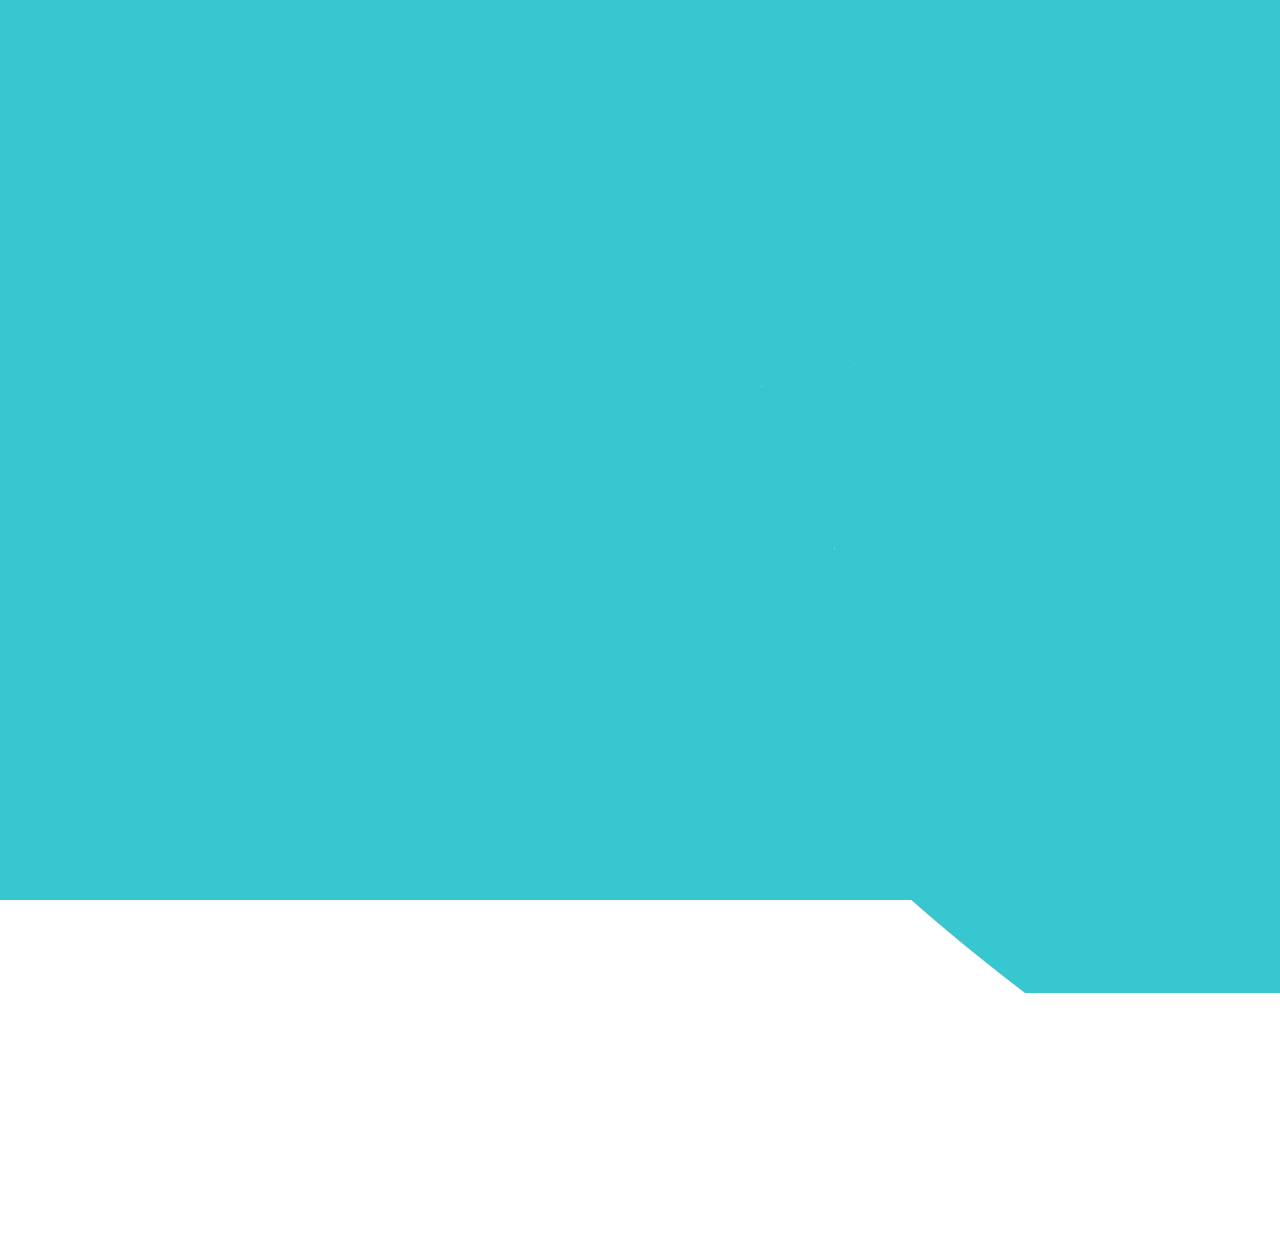
<file: index.html>
<!DOCTYPE html>
<html lang="zh-Hant">
  <head>
    <meta charset="UTF-8" />
    <meta name="viewport" content="width=device-width, initial-scale=1.0" />
    <meta name="robots" content="index, follow" />
    <meta name="description" content="這是Teresa Chen的個人網站" />
    <base target="_self" />
    <title>首頁 | Teresa 網頁後端工程師</title>
    <meta name="author" content="Teresa Chen" />
    <link rel="preconnect" href="https://fonts.gstatic.com" />
    <link
      href="https://fonts.googleapis.com/css2?family=Noto+Sans+TC&display=swap"
      rel="stylesheet"
    />
    <link rel="stylesheet" href="./styles/style.css" />
    <link rel="stylesheet" href="./styles/animation.css" />
  </head>
  <body>
    <!-- animation -->
    <div class="animation">
      <div class="logo">
        <svg
          width="77"
          height="97"
          viewBox="0 0 77 97"
          fill="none"
          xmlns="http://www.w3.org/2000/svg"
        >
          <path
            d="M72.9238 15.7764H74.9238V13.7764V4.13281V2.13281H72.9238H4.19824H2.19824V4.13281V13.7764V15.7764H4.19824H30.7017V93V95H32.7017H44.3594H46.3594V93V15.7764H72.9238Z"
            stroke="white"
            stroke-width="2"
            id="first"
            class="thePaths"
          />
        </svg>
        <svg
          width="65"
          height="78"
          viewBox="0 0 65 78"
          fill="none"
          xmlns="http://www.w3.org/2000/svg"
        >
          <path
            d="M11.0083 65.8105L11.0131 65.8155C17.0464 72.1111 24.8727 75.2207 34.3076 75.2207C45.9789 75.2207 54.9453 70.6851 60.8863 61.5552L61.8884 60.0153L60.4388 58.8864L53.5418 53.5153L51.9579 52.2818L50.7304 53.8704C48.802 56.3659 46.5706 58.348 44.0358 59.8391C41.6424 61.247 38.6347 62.0044 34.918 62.0044C29.8429 62.0044 25.7488 60.2309 22.4822 56.678C19.6154 53.4854 17.9016 49.3725 17.4407 44.2148H60.0645H62.0645V42.2148V37.5151C62.0645 26.7023 59.6242 18.0782 54.4534 11.9352C49.2494 5.75261 41.9736 2.73926 32.9038 2.73926C27.2589 2.73926 22.0003 4.32123 17.169 7.45457C12.3634 10.5569 8.62927 14.8738 5.96006 20.3413L5.96005 20.3413L5.95719 20.3473C3.32514 25.7839 2.03418 31.9282 2.03418 38.7358V40.811C2.03418 51.0577 4.96788 59.4636 11.0083 65.8105ZM22.8877 20.39L22.8877 20.39L22.8961 20.381C25.6093 17.4536 28.9022 16.0166 32.9038 16.0166C37.124 16.0166 40.2881 17.4091 42.6267 20.0916L42.6267 20.0916L42.6352 20.1012C44.8244 22.5802 46.2321 26.1279 46.682 30.9375H18.0223C18.8802 26.3643 20.5389 22.8933 22.8877 20.39Z"
            stroke="white"
            stroke-width="2"
            id="second"
            class="thePaths"
          />
        </svg>
        <svg
          width="41"
          height="76"
          viewBox="0 0 41 76"
          fill="none"
          xmlns="http://www.w3.org/2000/svg"
        >
          <path
            d="M36.4583 18.0646L38.7871 18.4527V16.0918V5.59375V4.35768L37.6815 3.8049C36.1313 3.02978 34.0954 2.73926 31.7822 2.73926C26.245 2.73926 21.5925 4.5478 17.9038 8.09329L17.8515 5.91197L17.8046 3.95996H15.8521H4.86572H2.86572V5.95996V72V74H4.86572H16.1572H18.1572V72V25.5382C19.334 22.8933 20.9513 20.9923 22.9729 19.7237C25.0964 18.3911 27.8132 17.6646 31.2329 17.6646C33.1326 17.6646 34.8728 17.8003 36.4583 18.0646Z"
            stroke="white"
            stroke-width="2"
            id="third"
            class="thePaths"
          />
        </svg>
        <svg
          width="65"
          height="78"
          viewBox="0 0 65 78"
          fill="none"
          xmlns="http://www.w3.org/2000/svg"
        >
          <path
            d="M11.0083 65.8105L11.0131 65.8155C17.0464 72.1111 24.8727 75.2207 34.3076 75.2207C45.9789 75.2207 54.9453 70.6851 60.8863 61.5552L61.8884 60.0153L60.4388 58.8864L53.5418 53.5153L51.9579 52.2818L50.7304 53.8704C48.802 56.3659 46.5706 58.348 44.0358 59.8391C41.6424 61.247 38.6347 62.0044 34.918 62.0044C29.8429 62.0044 25.7488 60.2309 22.4822 56.678C19.6154 53.4854 17.9016 49.3725 17.4407 44.2148H60.0645H62.0645V42.2148V37.5151C62.0645 26.7023 59.6242 18.0782 54.4534 11.9352C49.2494 5.75261 41.9736 2.73926 32.9038 2.73926C27.2589 2.73926 22.0003 4.32123 17.169 7.45457C12.3634 10.5569 8.62927 14.8738 5.96006 20.3413L5.96005 20.3413L5.95719 20.3473C3.32514 25.7839 2.03418 31.9282 2.03418 38.7358V40.811C2.03418 51.0577 4.96788 59.4636 11.0083 65.8105ZM22.8877 20.39L22.8877 20.39L22.8961 20.381C25.6093 17.4536 28.9022 16.0166 32.9038 16.0166C37.124 16.0166 40.2881 17.4091 42.6267 20.0916L42.6267 20.0916L42.6352 20.1012C44.8244 22.5802 46.2321 26.1279 46.682 30.9375H18.0223C18.8802 26.3643 20.5389 22.8933 22.8877 20.39Z"
            stroke="white"
            stroke-width="2"
            id="fourth"
            class="thePaths"
          />
        </svg>
        <svg
          width="61"
          height="78"
          viewBox="0 0 61 78"
          fill="none"
          xmlns="http://www.w3.org/2000/svg"
        >
          <path
            d="M40.5915 49.0028L40.6075 49.0148L40.6236 49.0264C42.3801 50.2899 43.2705 52.0233 43.2705 54.4829C43.2705 56.6397 42.3572 58.3632 40.252 59.7787C38.1217 61.1979 35.1338 62.0044 31.1104 62.0044C26.7922 62.0044 23.5212 60.9863 21.114 59.1346C18.7884 57.2757 17.5348 54.8117 17.3604 51.5679L17.2586 49.6753H15.3633H4.07178H2.07178V51.6753C2.07178 55.9979 3.34036 60.0265 5.83182 63.7192L5.83959 63.7307L5.84753 63.7421C8.39098 67.4011 11.8773 70.2248 16.2365 72.2301C20.6108 74.2423 25.5838 75.2207 31.1104 75.2207C38.9504 75.2207 45.5304 73.3743 50.682 69.5107L50.6907 69.504C55.9068 65.547 58.562 60.2182 58.562 53.6895C58.562 49.8251 57.6263 46.4198 55.6479 43.586C53.7363 40.7492 50.8505 38.4353 47.1415 36.5808C43.4449 34.7325 38.6965 33.1827 32.9502 31.9011C27.3513 30.6433 23.7716 29.3797 21.9364 28.2024C20.3958 27.2141 19.6216 25.8185 19.6216 23.7212C19.6216 21.4622 20.4858 19.7033 22.3227 18.2853C24.1753 16.8552 26.9024 16.0166 30.7441 16.0166C34.3351 16.0166 37.1443 17.0135 39.3283 18.8904L39.3341 18.8954L39.34 18.9003C41.5964 20.8096 42.5991 22.9402 42.5991 25.3691V27.3691H44.5991H55.9517H57.9517V25.3691C57.9517 18.7465 55.3426 13.2402 50.2099 8.99855C45.1323 4.76864 38.5816 2.73926 30.7441 2.73926C23.2594 2.73926 16.926 4.71424 11.9033 8.80352L11.9033 8.80351L11.8965 8.80904C6.92404 12.8936 4.33008 18.0185 4.33008 24.0874C4.33008 27.6809 5.21111 30.8904 7.05076 33.6262L7.05734 33.636L7.06402 33.6457C8.92836 36.349 11.7016 38.579 15.245 40.3939L15.2537 40.3983C18.8432 42.2147 23.5638 43.7243 29.3485 44.9639L29.3514 44.9645C35.043 46.1755 38.6827 47.5712 40.5915 49.0028Z"
            stroke="white"
            troke-width="2"
            id="fifth"
            class="thePaths"
          />
        </svg>
        <svg
          width="64"
          height="78"
          viewBox="0 0 64 78"
          fill="none"
          xmlns="http://www.w3.org/2000/svg"
          style="margin-right: 2rem"
        >
          <path
            d="M45.531 72.8944L46.0838 74H47.3198H59.1606H61.1606V72V71.0234V70.6101L60.9968 70.2306C59.6018 67.0001 58.8413 62.4835 58.8413 56.5581V26.1626V26.1382L58.8407 26.1138C58.6668 18.9839 56.2506 13.1901 51.4503 8.97656C46.6678 4.73763 40.1806 2.73926 32.2441 2.73926C27.1881 2.73926 22.4934 3.68335 18.1872 5.59718L18.1872 5.59717L18.1803 5.60027C13.9271 7.50989 10.4741 10.1472 7.88812 13.5357L7.8857 13.5389C5.34672 16.8796 3.99902 20.4688 3.99902 24.2705V26.2705H5.99902H17.3516H19.3516V24.2705C19.3516 22.1296 20.3151 20.2209 22.6371 18.4881C24.9575 16.7565 27.8936 15.8335 31.5728 15.8335C35.8448 15.8335 38.734 16.9262 40.5956 18.7877L40.6017 18.7939L40.6079 18.8C42.5127 20.6719 43.5498 23.2512 43.5498 26.7729V29.9609H34.5635C24.8463 29.9609 17.0078 31.9165 11.2919 36.0811C5.52651 40.2706 2.65625 46.2242 2.65625 53.6895C2.65625 59.9044 4.96652 65.1304 9.55039 69.2199L9.55809 69.2268L9.56586 69.2336C14.1819 73.267 20.0266 75.2207 26.9341 75.2207C33.5053 75.2207 39.3261 73.1435 44.3384 69.0494C44.6609 70.634 45.0507 71.9338 45.531 72.8944ZM37.6534 58.9151C34.7723 60.5772 31.7586 61.394 28.582 61.394C25.2538 61.394 22.7092 60.5067 20.7785 58.8755C18.9367 57.3195 17.9478 55.1496 17.9478 52.1025C17.9478 48.7551 19.3081 46.3801 22.146 44.7191C25.1493 42.9613 29.912 41.9565 36.6997 41.9565H43.5498V53.0291C42.3093 55.3791 40.374 57.3455 37.6534 58.9151Z"
            stroke="white"
            stroke-width="2"
            id="sixth"
            class="thePaths"
          />
        </svg>
        <svg
          width="78"
          height="101"
          viewBox="0 0 78 101"
          fill="none"
          xmlns="http://www.w3.org/2000/svg"
        >
          <path
            d="M74.9596 67.0339L75.2205 64.8018H72.9731H61.1934H59.4804L59.2171 66.4943C58.1092 73.6167 55.9082 78.1994 52.9427 80.7176C49.9745 83.2318 45.5215 84.6382 39.2817 84.6382C32.6588 84.6382 27.6448 82.0815 24.008 76.9385C20.2941 71.6866 18.3325 64.4669 18.3325 55.083V46.4771C18.3325 36.5086 20.4018 29.1305 24.2662 24.0749C28.1296 19.073 33.4029 16.5557 40.3193 16.5557C46.0797 16.5557 50.2699 18.0476 53.1709 20.7738L53.1709 20.7739L53.1796 20.782C56.1246 23.5166 58.2285 28.1248 59.2137 34.9817L59.4602 36.6973H61.1934H72.9731H75.1841L74.9631 34.4974C73.9892 24.8004 70.509 17.0249 64.3822 11.3782C58.2402 5.67648 50.1485 2.91211 40.3193 2.91211C32.871 2.91211 26.2305 4.68243 20.4662 8.27849C14.698 11.8361 10.2594 16.945 7.14003 23.5256L7.14 23.5256L7.1355 23.5353C4.0601 30.1132 2.55273 37.6751 2.55273 46.1719V54.7168C2.55273 67.6641 5.79425 78.2337 12.4801 86.2136L12.4842 86.2185C19.2396 94.2297 28.2387 98.2207 39.2817 98.2207C49.3233 98.2207 57.5839 95.5765 63.8524 90.0971L63.8531 90.0965C70.1624 84.5758 73.8164 76.8145 74.9596 67.0339Z"
            stroke="white"
            stroke-width="2"
            id="seventh"
            class="thePaths"
          />
        </svg>
        <svg
          width="61"
          height="102"
          viewBox="0 0 61 102"
          fill="none"
          xmlns="http://www.w3.org/2000/svg"
        >
          <path
            d="M58.562 54.3599V54.3521L58.562 54.3444C58.4989 46.2166 56.6529 39.7529 52.6819 35.3114C48.6707 30.8249 42.7984 28.7393 35.4438 28.7393C28.6108 28.7393 22.7392 30.8411 17.9126 35.0165V4.25V2.25H15.9126H4.62109H2.62109V4.25V98V100H4.62109H15.9126H17.9126V98V51.4144C19.2996 48.7185 21.1727 46.5534 23.5357 44.8854C25.9374 43.1901 28.7414 42.3218 32.0259 42.3218C36.2411 42.3218 38.9157 43.3848 40.509 45.1006L40.5155 45.1076L40.522 45.1145C42.1877 46.8745 43.2307 49.8025 43.2705 54.3076V98V100H45.2705H56.562H58.562V98V54.3599Z"
            stroke="white"
            stroke-width="2"
            id="eighth"
            class="thePaths"
          />
        </svg>
        <svg
          width="65"
          height="78"
          viewBox="0 0 65 78"
          fill="none"
          xmlns="http://www.w3.org/2000/svg"
        >
          <path
            d="M11.0083 65.8105L11.0131 65.8155C17.0464 72.1111 24.8727 75.2207 34.3076 75.2207C45.9789 75.2207 54.9453 70.6851 60.8863 61.5552L61.8884 60.0153L60.4388 58.8864L53.5418 53.5153L51.9579 52.2818L50.7304 53.8704C48.802 56.3659 46.5706 58.348 44.0358 59.8391C41.6424 61.247 38.6347 62.0044 34.918 62.0044C29.8429 62.0044 25.7488 60.2309 22.4822 56.678C19.6154 53.4854 17.9016 49.3725 17.4407 44.2148H60.0645H62.0645V42.2148V37.5151C62.0645 26.7023 59.6242 18.0782 54.4534 11.9352C49.2494 5.75261 41.9736 2.73926 32.9038 2.73926C27.2589 2.73926 22.0003 4.32123 17.169 7.45457C12.3634 10.5569 8.62927 14.8738 5.96006 20.3413L5.96005 20.3413L5.95719 20.3473C3.32514 25.7839 2.03418 31.9282 2.03418 38.7358V40.811C2.03418 51.0577 4.96788 59.4636 11.0083 65.8105ZM22.8877 20.39L22.8877 20.39L22.8961 20.381C25.6093 17.4536 28.9022 16.0166 32.9038 16.0166C37.124 16.0166 40.2881 17.4091 42.6267 20.0916L42.6267 20.0916L42.6352 20.1012C44.8244 22.5802 46.2321 26.1279 46.682 30.9375H18.0223C18.8802 26.3643 20.5389 22.8933 22.8877 20.39Z"
            stroke="white"
            stroke-width="2"
            id="ninth"
            class="thePaths"
          />
        </svg>
        <svg
          width="61"
          height="76"
          viewBox="0 0 61 76"
          fill="none"
          xmlns="http://www.w3.org/2000/svg"
        >
          <path
            d="M17.2393 5.87181L17.1549 3.95996H15.2412H4.56006H2.56006V5.95996V72V74H4.56006H15.8516H17.8516V72V25.4144C19.2386 22.7185 21.1116 20.5534 23.4747 18.8854C25.8764 17.1901 28.6804 16.3218 31.9648 16.3218C36.1801 16.3218 38.8547 17.3848 40.448 19.1006L40.4545 19.1076L40.461 19.1145C42.1267 20.8745 43.1697 23.8025 43.2095 28.3076V72V74H45.2095H56.501H58.501V72V28.3599V28.3521L58.5009 28.3444C58.4379 20.2166 56.5919 13.7529 52.6209 9.31138C48.6097 4.82489 42.7373 2.73926 35.3828 2.73926C28.3344 2.73926 22.3097 4.98037 17.396 9.4244L17.2393 5.87181Z"
            stroke="white"
            stroke-width="2"
            id="tenth"
            class="thePaths"
          />
        </svg>

        <br />

        <svg
          width="123"
          height="124"
          viewBox="0 0 123 124"
          fill="none"
          xmlns="http://www.w3.org/2000/svg"
        >
          <path
            d="M13.844 74.2798L11.7788 73.9192L11.5158 75.9991C10.1464 86.8301 7.80291 97.7918 4.09203 105.094L3.06271 107.119L5.20233 107.883C6.00891 108.172 7.324 108.708 8.60153 109.31C9.93585 109.938 11.009 110.535 11.4835 110.923L13.4199 112.507L14.5389 110.269C18.683 101.981 21.5944 89.7284 23.3532 77.9196L23.6405 75.9903L21.719 75.6548L13.844 74.2798ZM38.5663 76.0796L36.875 76.5716V68.7524L43.4538 68.336C44.2831 70.4085 44.8965 72.3737 45.2987 74.1211L38.5663 76.0796ZM36.875 119.5V77.8493L37.2934 78.8033C40.3435 85.7576 42.7842 95.0572 43.3858 100.832L43.6344 103.219L45.9375 102.544L51.875 100.804V119.75V121.75H53.875H62.125H64.125V119.75V72.875H65.875H69.125V88.5C69.125 92.9357 69.6146 96.5826 71.7645 99.0247C73.9855 101.548 77.4713 102.25 81.875 102.25H96.5L96.7074 102.25C99.4245 102.25 102.459 102.251 104.419 101.831L106.212 101.446L105.985 99.6269C105.736 97.6422 105.367 94.1894 105.246 92.2502L105.101 89.9329L102.831 90.4194C101.311 90.7451 98.1291 90.875 96.375 90.875H81.875C81.5861 90.875 81.4143 90.8522 81.3215 90.833C81.3174 90.8214 81.313 90.8083 81.3084 90.7938C81.2791 90.7011 81.246 90.5635 81.2165 90.3655C81.1559 89.9592 81.125 89.4016 81.125 88.625V72.875H105.625H107.625V70.875V63.5V61.5H105.625H91.25V52.75H104.875H106.875V50.75V43.375V41.375H104.875H98.6324C100.328 37.9314 102.161 33.9065 103.932 30.02C104.442 28.8988 104.948 27.7892 105.443 26.7083L106.372 24.6824L104.257 23.9776L97.1995 21.625H107.75V109.125C107.75 109.271 107.745 109.387 107.739 109.479C107.683 109.486 107.618 109.493 107.542 109.5C107.2 109.501 106.745 109.505 106.196 109.51C103.714 109.534 99.3035 109.577 94.7119 109.377L91.1408 109.222L92.8767 112.346C94.0175 114.4 95.1731 117.901 95.3887 119.734L95.5933 121.472L97.3438 121.5C105.267 121.624 110.907 121.403 114.695 120L114.782 119.968L114.865 119.928C116.778 119.01 118.212 117.703 119.109 115.784C119.964 113.954 120.25 111.734 120.25 109.125V11.375V9.375H118.25H53.875H51.875V11.375V57.791C49.6817 53.1165 47.0315 48.2912 44.2937 44.1475L43.3895 42.7789L41.8704 43.3978L36.0687 45.7615C41.1386 38.4864 46.0518 30.9262 50.195 24.3117L51.3948 22.3961L49.3474 21.4384L41.5974 17.8134L39.8583 16.9999L38.9745 18.7044C35.8591 24.7126 31.7355 31.8357 27.2381 38.8028C26.01 37.2614 24.6533 35.6575 23.168 34.04C27.7671 27.0144 32.7952 17.4993 36.794 9.38401L37.7752 7.39272L35.6927 6.62381L27.5677 3.62381L25.7121 2.93866L25.0066 4.7866C22.6795 10.8814 18.9518 19.0804 15.2736 25.7724C14.6261 25.1727 13.9846 24.5954 13.3542 24.0281L13.3379 24.0134L11.8096 22.6379L10.4769 24.2038L5.47692 30.0788L4.25323 31.5166L5.61828 32.821C10.8006 37.773 16.486 44.2009 20.0772 49.466C17.9357 52.4847 15.8042 55.3248 13.7526 57.9165L6.03813 58.2519L3.915 58.3442L4.13583 60.4578L5.01083 68.8328L5.2104 70.743L7.12713 70.621L24.625 69.5064V119.5V121.5H26.625H34.875H36.875V119.5ZM64.125 61.5V21.625H94.5083L94.1874 22.8793C92.8455 28.1249 90.0153 35.8787 87.6935 40.7669L87.4046 41.375H82.2984L82.2228 40.9212C81.4344 36.1907 78.9836 28.8593 76.0136 23.3067L75.2028 21.7908L73.5823 22.3647L67.5823 24.4897L65.4491 25.2453L66.4611 27.2694C68.5997 31.5464 70.483 37.0415 71.4527 41.375H66.875H64.875V43.375V50.75V52.75H66.875H79.25V61.5H65.875H64.125ZM34.1717 49.0482C35.6272 51.4134 37.0227 53.9957 38.3595 56.6503L27.768 57.1652C29.8224 54.4841 31.906 51.6458 33.9775 48.7326L34.1717 49.0482ZM51.875 86.2369C50.8175 82.7594 49.5516 79.2335 48.2077 76.0684L48.2131 76.0659L51.875 74.3758V86.2369Z"
            stroke="white"
            stroke-width="2"
            id="eleventh"
            class="thePaths"
          />
        </svg>
        <svg
          width="129"
          height="118"
          viewBox="0 0 129 118"
          fill="none"
          xmlns="http://www.w3.org/2000/svg"
        >
          <path
            d="M24.5 22.75H22.5V24.75V88.125V90.125H24.5H42.21C33.2092 95.0854 19.1178 100.306 7.61868 103.315L4.123 104.23L6.75427 106.706C8.77031 108.604 11.4443 111.759 12.9 113.7L13.7215 114.795L15.0399 114.426C28.5311 110.643 45.4571 103.958 56.5261 97.3417L59.1175 95.7928L56.6806 94.0107L51.3676 90.125H77.3039L72.2673 94.7815L69.8052 97.0577L72.978 98.1425C87.5162 103.113 102.157 109.569 110.912 114.378L112.034 114.994L113.064 114.233L121.689 107.858L124.312 105.92L121.394 104.461C112.765 100.146 99.4564 94.6987 86.4254 90.125H106.625H108.625V88.125V24.75V22.75H106.625H68.8073C69.6043 20.3727 70.3867 17.8607 71.1228 15.375H116.125H118.125V13.375V4.875V2.875H116.125H12.5H10.5V4.875V13.375V15.375H12.5H56.6011C56.1115 17.8463 55.4957 20.3974 54.8562 22.75H24.5ZM94.75 41.5H36V34.125H94.75V41.5ZM94.75 60H36V52.5H94.75V60ZM94.75 78.625H36V71.125H94.75V78.625Z"
            stroke="white"
            stroke-width="2"
            id="twelfth"
            class="thePaths"
          />
        </svg>
        <svg
          width="133"
          height="125"
          viewBox="0 0 133 125"
          fill="none"
          xmlns="http://www.w3.org/2000/svg"
        >
          <path
            d="M34.4401 3.62284L32.9191 3.06365L32.0567 4.43566C26.7348 12.9024 15.9538 23.4604 6.3906 29.8359L4.36072 31.1891L6.08579 32.9142C7.56277 34.3912 9.84725 37.5014 11.0859 39.3594L12.2317 41.078L13.9125 39.8775C24.5843 32.2547 36.3768 20.5939 43.893 9.76542L45.368 7.64043L42.9401 6.74784L34.4401 3.62284ZM37.4082 28.8614L35.8268 28.3103L35.0064 29.7703C27.7787 42.6331 16.0973 55.4265 4.92782 63.7729L3.27195 65.0102L4.56326 66.6244C6.00169 68.4224 8.77631 72.6608 9.56263 74.3458L10.6311 76.6354L12.6143 75.0698C16.2801 72.1757 19.9273 68.7877 23.5 65.1336V119.875V121.875H25.5H34.125H36.125V119.875V111.828L37.7108 113.414C38.4117 114.115 39.2804 115.324 40.1066 116.721C40.9226 118.101 41.6133 119.521 41.9983 120.566L42.6067 122.218L44.3221 121.824C57.6822 118.76 70.9852 113.901 82.5913 106.755C92.9365 113.538 104.915 118.628 118.062 121.577L119.557 121.912L120.27 120.556C121.438 118.336 123.824 115.005 125.539 113.289L128.182 110.647L124.517 109.914C113.262 107.663 102.652 103.872 93.5325 98.8438C101.736 91.9731 108.594 83.4523 113.083 73.1755L113.843 71.4354L112.144 70.5861L106.144 67.5861L105.403 67.2157L104.618 67.4776L103.425 67.875H77.8198C79.2951 65.8699 80.6725 63.8141 81.924 61.7076L109.829 60.6655C111.818 63.6739 113.499 66.3623 114.569 68.6099L115.502 70.5694L117.379 69.4796L125.129 64.9796L126.776 64.0235L125.902 62.332C121.899 54.5848 112.875 43.1744 104.947 34.869L103.897 33.7698L102.557 34.4861L95.3073 38.3611L93.022 39.5825L94.7825 41.4838C97.0239 43.9045 99.3307 46.5866 101.511 49.3371C101.404 49.3395 101.297 49.3418 101.19 49.3442C93.201 49.5195 85.2111 49.6949 77.5659 49.8702C88.0335 40.7469 98.9735 30.0304 107.582 20.8696L109.334 19.006L107.103 17.7554L98.853 13.1304L97.3668 12.2972L96.308 13.6322C90.9513 20.3864 83.4729 28.3883 75.5411 35.9557C73.2085 33.6886 70.3847 31.2892 67.3987 28.9391C72.6906 23.596 78.5382 16.926 83.5388 10.9025L85.1188 8.99931L82.927 7.8528L74.802 3.6028L73.2006 2.76512L72.2055 4.27381C68.6937 9.59802 63.0317 16.4583 57.8832 21.9692C55.8071 20.4838 53.7576 19.159 51.818 17.934L50.4359 17.0611L49.3054 18.2419L43.6804 24.1168L42.0185 25.8526L44.0271 27.1717C51.6335 32.167 60.1837 39.0484 65.9908 44.6999C64.5293 46.0216 63.0578 47.258 61.5905 48.491C60.8915 49.0784 60.1934 49.665 59.4977 50.2596L40.974 50.5002L38.8182 50.5282L39.0077 52.6758L39.7577 61.1758L39.9237 63.0571L41.8115 62.9991C44.5696 62.9142 47.5494 62.8292 50.7041 62.7392C55.633 62.5986 60.9891 62.4458 66.5946 62.2623C59.317 71.6465 48.993 80.0238 38.5397 85.7456L36.125 87.0674V50.6764C40.1357 45.4001 43.6737 40.0077 46.7389 34.613L47.9246 32.5262L45.6582 31.7364L37.4082 28.8614ZM38.7365 110.038L36.125 110.555V87.6068L38.3669 89.1481C39.1549 89.6898 40.2707 90.7836 41.4134 92.0653C42.5271 93.3144 43.5437 94.6021 44.1225 95.4125L45.2034 96.9258L46.7912 95.9576C51.4271 93.1309 56.0564 89.8066 60.5044 86.0738C63.7969 90.6063 67.5967 94.7515 71.7832 98.5117C61.7032 103.912 50.2357 107.761 38.7365 110.038ZM69.9225 79.125H95.0386C91.678 83.8196 87.4143 87.9937 82.497 91.7524C77.5294 87.9673 73.3012 83.7348 69.9225 79.125Z"
            stroke="white"
            stroke-width="2"
            id="thirteenth"
            class="thePaths"
          />
        </svg>
        <svg
          width="125"
          height="123"
          viewBox="0 0 125 123"
          fill="none"
          xmlns="http://www.w3.org/2000/svg"
        >
          <path
            d="M118 10.625V8.625H116H107.25H105.25V10.625V29.875H90.375V4.625V2.625H88.375H79.5H77.5V4.625V29.875H64.25V10.625V8.625H62.25H53.75H51.75V10.625V40.125V42.125H53.75H116H118V40.125V10.625ZM49.125 29.375V27.375H47.125H34V6V4H32H23.625H21.625V6V27.375H7.875H5.875V29.375V37.75V39.75H7.875H33.6467L33.5067 41.4619C32.3887 55.1258 29.4019 74.7827 26.7991 86.3095L26.6912 86.7875C18.6021 88.573 11.1429 90.1226 5.16019 91.1541L3.05074 91.5178L3.55666 93.5977L5.80666 102.848L6.28357 104.808L8.23987 104.314C13.9379 102.875 20.5313 101.262 27.5023 99.5564L28.3503 99.349C35.4715 97.6068 42.9585 95.7733 50.25 93.9375V118.375V120.375H52.25H60.5H62.5V118.375V79.375H69.625V117.125V119.125H71.625H78.875H80.875V117.125V79.375H88.5V116.875V118.875H90.5H97.75H99.75V116.875V114.805C100.342 116.267 100.832 117.781 101.027 118.954L101.306 120.625H103C108.363 120.625 112.24 120.54 115.484 118.932C117.187 118.155 118.33 116.926 118.985 115.266C119.598 113.713 119.75 111.867 119.75 109.875V69.375V67.375H117.75H88.0522C88.8019 65.1214 89.5491 62.7175 90.2887 60.3384C90.3497 60.142 90.4107 59.9459 90.4716 59.75H120.375H122.375V57.75V49.5V47.5H120.375H48.25H46.25V49.5V57.75V59.75H48.25H76.2548C75.7908 62.3336 75.2412 64.9822 74.6773 67.375H52.25H50.25V69.375V81.6085L48.8221 81.9213L38.779 84.1212C41.3617 72.5093 44.154 56.4072 46.1015 43.8055L46.389 41.9455L44.5499 41.5456L36.2899 39.75H47.125H49.125V37.75V29.375ZM100.321 109.126L99.75 109.106V79.375H107.375V109.172C106.212 109.242 103.449 109.238 100.321 109.126ZM23.1986 84.7237L24.8946 84.4456L24.8749 82.727C24.7479 71.6827 22.5998 55.1664 19.7019 42.1891L19.2916 40.3516L17.4326 40.6503L10.4326 41.7753L8.38912 42.1038L8.78737 44.1348C11.272 56.8066 13.25 73.2957 13.25 84V86.3546L15.5736 85.9737L23.1986 84.7237Z"
            stroke="white"
            stroke-width="2"
            id="fourteenth"
            class="thePaths"
          />
        </svg>
        <svg
          width="121"
          height="99"
          viewBox="0 0 121 99"
          fill="none"
          xmlns="http://www.w3.org/2000/svg"
        >
          <path
            d="M116.375 83.75H67.25V16H110.125H112.125V14V4.5V2.5H110.125H11.375H9.375V4.5V14V16H11.375H53.125V83.75H4.875H2.875V85.75V95V97H4.875H116.375H118.375V95V85.75V83.75H116.375Z"
            stroke="white"
            stroke-width="2"
            id="fifteenth"
            class="thePaths"
          />
        </svg>
        <svg
          width="125"
          height="122"
          viewBox="0 0 125 122"
          fill="none"
          xmlns="http://www.w3.org/2000/svg"
        >
          <path
            d="M116 8.625V6.625H114H58.875H56.875V8.625V47.625V49.625H58.875H114H116V47.625V8.625ZM55.4652 73.0879L56.4534 71.7923L55.3842 70.5626C55.0036 70.1249 54.4385 69.5027 53.7396 68.75H54.25H79.375V79.625H57.125H55.125V81.625V89.75V91.75H57.125H79.375V103.875H48.625H46.625V105.875V114.25V116.25H48.625H121H123V114.25V105.875V103.875H121H92.625V91.75H115.5H117.5V89.75V81.625V79.625H115.5H92.625V68.75H118.25H120.25V66.75V58.5V56.5H118.25H54.25H52.25V58.5V66.75V67.1624C48.2984 62.9874 42.1461 56.7338 38.875 53.8356V49.125H52.5H54.5V47.125V38.375V36.375H52.5H38.875V18.8254C44.261 17.4911 49.303 15.8529 53.5192 14.0962L56.1685 12.9923L54.2156 10.8891L47.7156 3.8891L46.7368 2.83506L45.4262 3.42756C36.5662 7.43273 20.4257 11.0265 6.43264 13.2753L3.67614 13.7183L4.98242 16.1858C6.05995 18.2211 7.23048 21.0554 7.67817 22.9581L8.10096 24.7549L9.92589 24.4772C14.9353 23.7149 20.4518 22.853 25.875 21.8099V36.375H7.5H5.5V38.375V47.125V49.125H7.5H23.7695C18.7294 62.5175 10.7996 76.9552 3.63841 84.9121L2.59916 86.0668L3.4609 87.3594C4.97386 89.6288 7.07387 93.0462 7.85263 95.3825L8.98584 98.7821L11.2844 96.0328C16.3169 90.0136 21.4367 81.1403 25.875 71.6071V117.25V119.25H27.875H36.875H38.875V117.25V69.4413C42.0683 73.5484 45.1209 77.8052 46.5135 80.2423L48.0105 82.8619L49.8402 80.4629L55.4652 73.0879ZM102.875 37.625H69.375V18.75H102.875V37.625Z"
            stroke="white"
            stroke-width="2"
            id="sixteenth"
            class="thePaths"
          />
        </svg>
        <svg
          width="117"
          height="124"
          viewBox="0 0 117 124"
          fill="none"
          xmlns="http://www.w3.org/2000/svg"
        >
          <path
            d="M14.875 115.75V109.375H43H45V107.375V70V68H43H14.875V60.375H41.75H43.75V58.375V24.125V22.125H41.75H26.4164C28.3721 17.5191 30.4666 12.2358 32.1344 7.54501L32.9478 5.2573L30.5467 4.89712L20.5467 3.39713L18.6707 3.11573L18.2906 4.97421C17.2694 9.96676 15.3996 16.6717 13.4712 22.125H4.375H2.375V24.125V115.75V117.75H4.375H12.875H14.875V115.75ZM113 22.375H115V20.375V12V10H113H46.75H44.75V12V20.375V22.375H46.75H73.25V33.75H51.375H49.375V35.75V100.875V102.875H51.375H59.875H61.875V100.875V46.25H73.25V119.375V121.375H75.25H84H86V119.375V46.25H98.625V90.75C97.1679 90.7496 93.5104 90.7426 89.3055 90.6258L86.1337 90.5377L87.4224 93.4373C88.4016 95.6404 89.5449 98.9064 89.761 100.959L89.9495 102.75H91.75C95.1159 102.75 97.9517 102.72 100.319 102.508C102.683 102.296 104.738 101.891 106.488 101.054C108.375 100.152 109.634 98.7771 110.368 96.9727C111.063 95.265 111.25 93.2646 111.25 91.125V35.75V33.75H109.25H86V22.375H113ZM32.625 80V97.375H14.875V80H32.625ZM31.5 34.125V48.5H14.875V34.125H31.5Z"
            stroke="white"
            stroke-width="2"
            id="seventeenth"
            class="thePaths"
          />
        </svg>
      </div>
    </div>

    <img class="blus" src="./ICONS/BlusBackground 1.svg" alt="" />
    <!-- header and navbar -->
    <header>
      <nav>
        <ul>
          <li><a class="active" href="#">Home</a></li>
          <li><a href="resume.html">My resume</a></li>
          <li><a href="contact.html">Contact me</a></li>
          <li>
            <a target="_blank" href="./Hawaii Project/index.html"
              >Portfolio.1</a
            >
          </li>
          <li>
            <a target="_blank" href="./Taiwan web/index.html">Portfolio.2</a>
          </li>
        </ul>
      </nav>
    </header>
    <!-- introduction and picture -->
    <main>
      <section class="left">
        <h1>
          Hello, I am <br />
          Teresa Chen
        </h1>
        <p>
          我是一個喜歡嘗試新事物的人，喜歡挑戰一些困難。<br />
          目前最熟悉的開發是MERN(MongoDB、Express.js、React.js、Node.js)
        </p>
        <p>
          小時候學習的運動是跆拳道，現在喜歡的運動是爬山和單槓；台灣百岳爬過雪山、大霸尖山、南湖...等；朝聖之路(Camino
          de Santiago)走法國之路從Burgos起點到終點共496公里。<br />
          現在持續在線上學習軟體後端知識、演算法、資料結構，刷leetcode...等
        </p>
        <div class="blusCycl"></div>
      </section>
      <section class="right">
        <img
          class="mypic"
          src="./PIC/133830057_4040498589317530_4419454017560110675_n.jpg"
          alt="pic"
        />
      </section>
    </main>

    <!-- link FB & Github -->
    <footer>
      <a target="_blank" href="https://www.facebook.com/yinghan.chen.33"
        ><img src="./ICONS/facebook.svg" alt="FB" title="facebook page"
      /></a>
      <a target="_blank" href="https://github.com/t27337732"
        ><img
          src="./ICONS/github-brands 1.svg"
          alt="Github"
          title="Github page"
      /></a>
    </footer>
  </body>
  <script src="./app.js"></script>
</html>
</file>
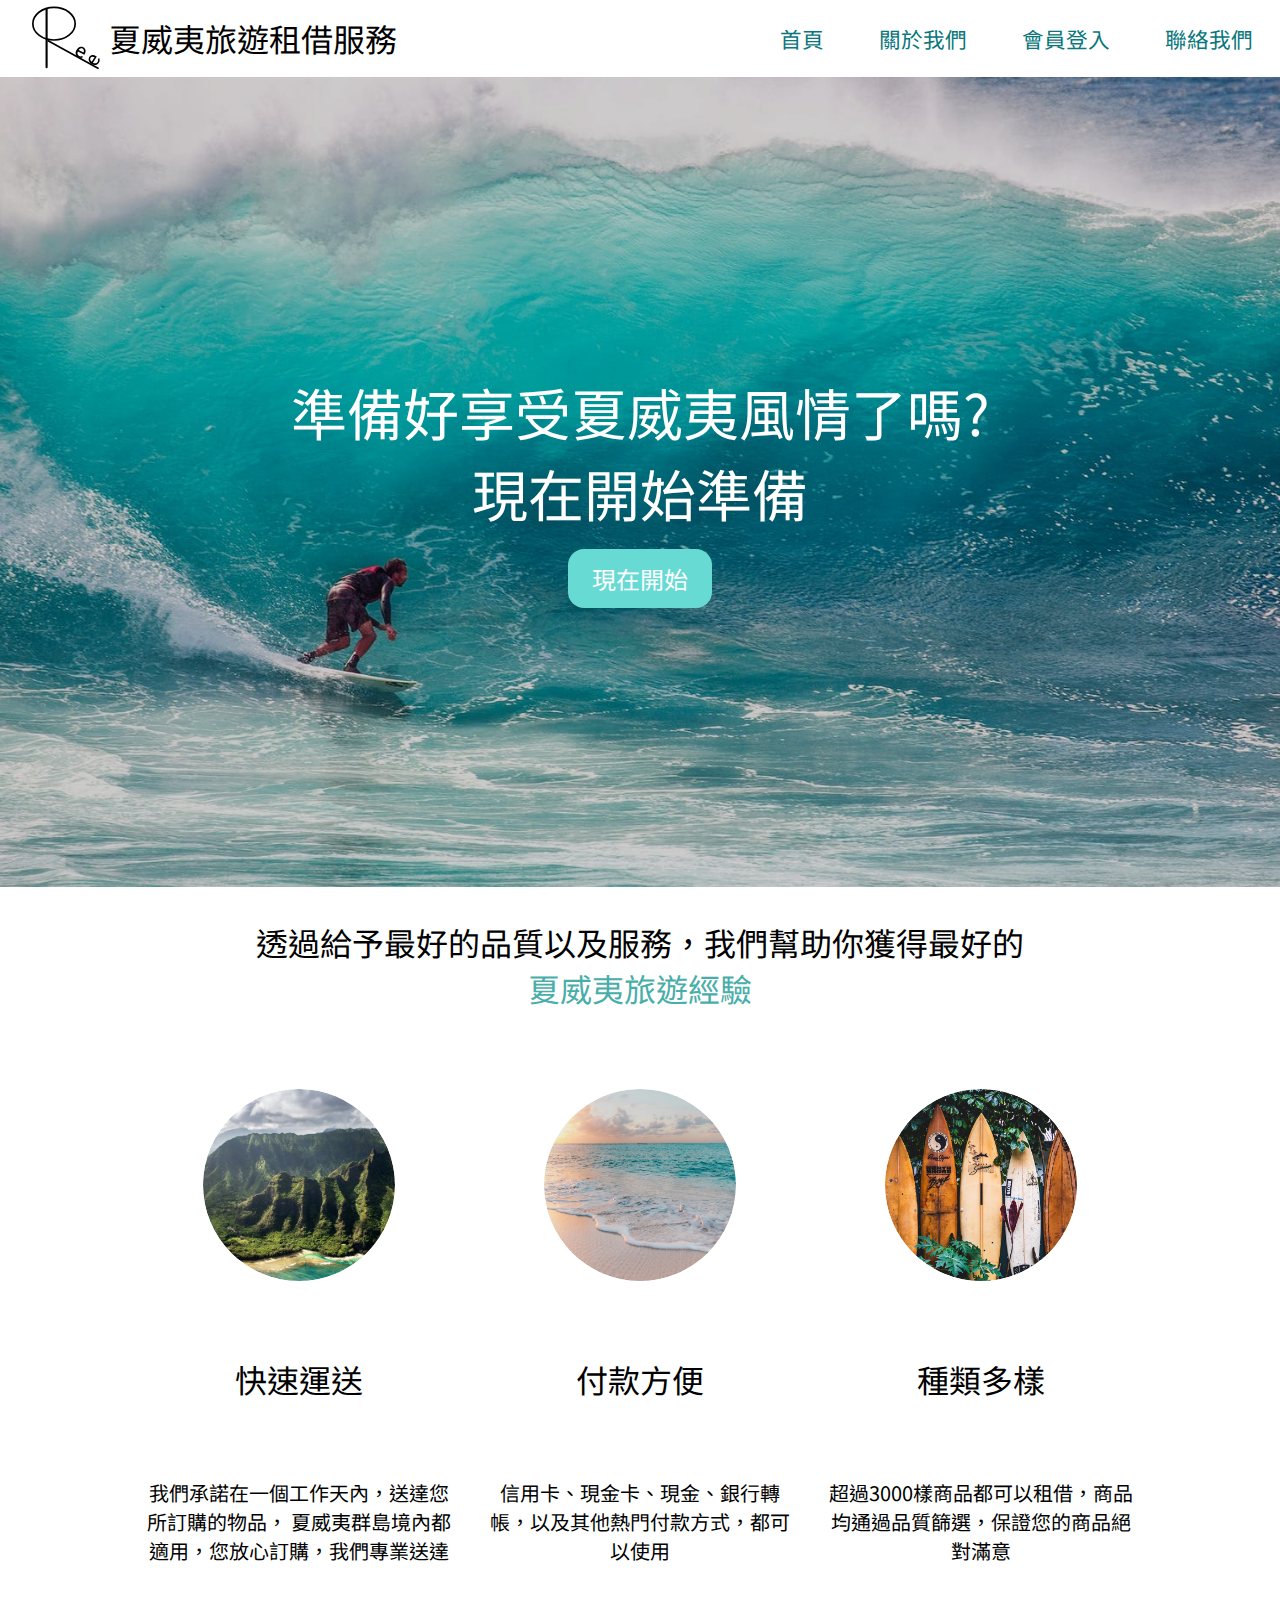
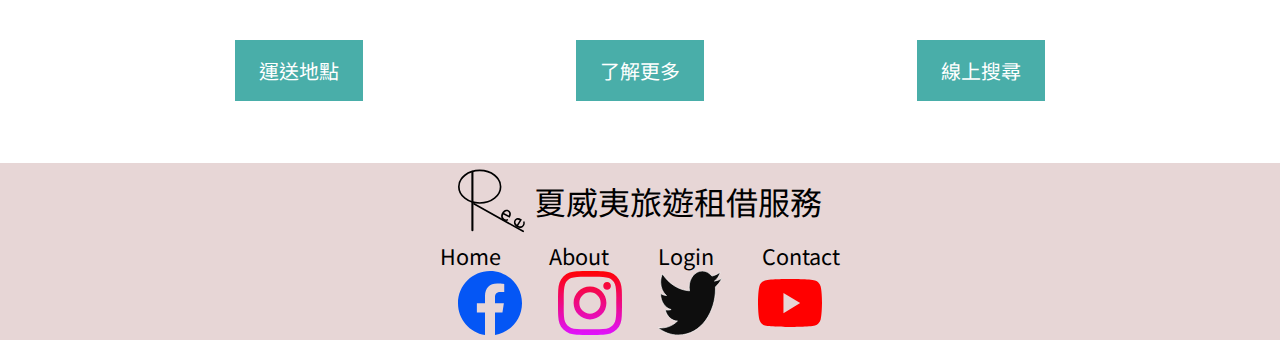
<file: Hawaii Project/index.html>
<!DOCTYPE html>
<html lang="zh">
<head>
    <meta charset="UTF-8">
    <meta name="viewport" content="width=device-width, initial-scale=1.0">
    <title>夏威夷旅遊租借服務 | 夏威夷最方便的旅遊出租服務網站</title>
    <meta name="description" content="我們提供夏威夷旅遊租借服務，例如:衝浪板 車子 帳篷等等。">
    <meta name="robots" content="index, follow">
    <link rel="preconnect" href="https://fonts.gstatic.com">
    <!-- google font setting -->
    <link href="https://fonts.googleapis.com/css2?family=Noto+Sans+TC&display=swap" rel="stylesheet">
    <link rel="stylesheet" href="./styles/style.css">
</head>
<body>
    <!-- header -->
    <header>
       <div class="logo">
           <img src="./Icons/black logo.svg" alt="Logo">
           <h1>夏威夷旅遊租借服務</h1>
       </div>

       <nav>
           <ul>
               <li><a href="#">首頁</a></li>
               <li><a href="">關於我們</a></li>
               <li><a href="">會員登入</a></li>
               <li><a href="">聯絡我們</a></li>
           </ul>
       </nav>
    </header>  

    <main>
     <!-- image part of the first page -->
      <section class="backImage">
         <div class="filter"></div>
         <h3>準備好享受夏威夷風情了嗎?<br/>
             現在開始準備
         </h3>
         <button class="start">現在開始</button>

      </section>
     <!-- second page -->
      <section class="second">
        <h2>透過給予最好的品質以及服務，我們幫助你獲得最好的<br/>
            <span style=" color: #49AEA9;">夏威夷旅遊經驗</span> 
        
        </h2>

        <section class="cards">
            <div class="card">
                <div class="image-container">
                   <img src="./Pictures/braden-jarvis-prSogOoFmkw-unsplash.jpg" alt="picture">
                </div>
                <h4>快速運送</h4>
                <p>我們承諾在一個工作天內，送達您所訂購的物品，
                    夏威夷群島境內都適用，您放心訂購，我們專業送達
                </p>
                <a href="#">運送地點</a>
            </div>
            <div class="card">
                <div class="image-container">
                    <img src="./Pictures/sean-o-KMn4VEeEPR8-unsplash.jpg" alt="picture2" title="夏威夷海灘">
                </div>
                <h4>付款方便</h4>
                <p>信用卡、現金卡、現金、銀行轉帳，以及其他熱門付款方式，都可以使用
                </p>
                <a href="#">了解更多</a>
            </div>
            <div class="card">
                <div class="image-container">
                    <img src="./Pictures/tatonomusic-FFCgotROOTY-unsplash.jpg" alt="picture">                   
                </div>           
                <h4>種類多樣</h4>
                <p>超過3000樣商品都可以租借，商品均通過品質篩選，保證您的商品絕對滿意
                </p>
                <a href="#">線上搜尋</a>
            </div>
        </section>
      </section>

    </main>

    <footer>
        <div class="logo">
            <img src="./Icons/black logo.svg" alt="Logo">
            <h1>夏威夷旅遊租借服務</h1>
        </div>

        <nav>
            <ul>
                <li><a href="#">Home</a></li>
                <li><a href="">About</a></li>
                <li><a href="">Login</a></li>
                <li><a href="">Contact</a></li>
            </ul>
        </nav>

        <section class="links">
            <a href="#"><img src="./Icons/facebook.svg" alt="fb"></a>
            <a href="#"><img src="./Icons/instagram.svg" alt="ig"></a>
            <a href="#"><img src="./Icons/twitter.svg" alt="twritte"></a>
            <a href="#"><img src="./Icons/youtube.svg" alt="youtube"></a>
        </section>
    </footer>

</body>
<script src="./app.js" ></script>
</html>
</file>
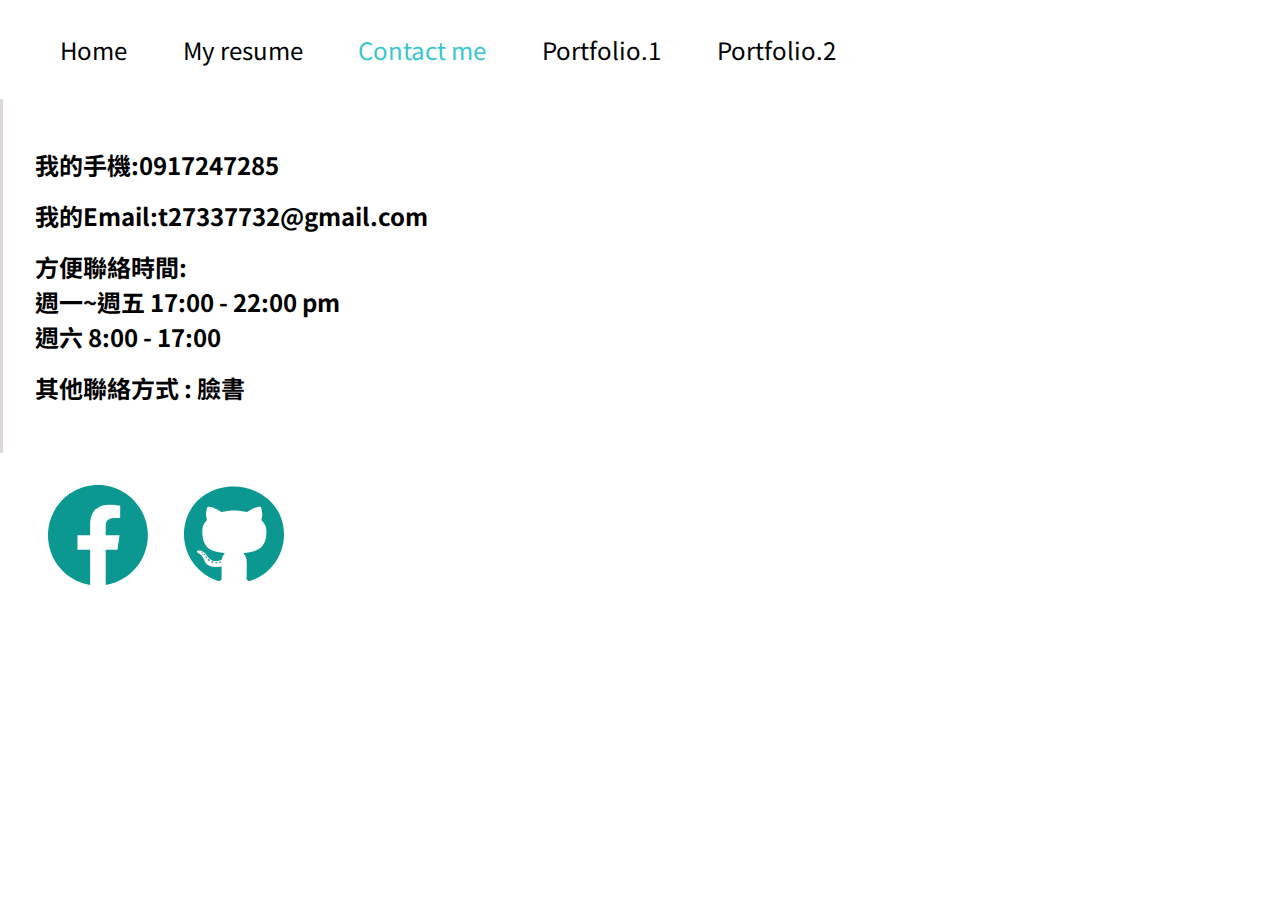
<file: contact.html>
<!DOCTYPE html>
<html lang="zh-Hant">
  <head>
    <meta charset="UTF-8" />
    <meta name="viewport" content="width=device-width, initial-scale=1.0" />
    <meta name="robots" content="index, follow" />
    <meta name="description" content="這是Teresa Chen的個人網站" />
    <base target="_self" />
    <title>聯絡方式 | Teresa 網頁後端工程師</title>
    <meta name="author" content="Teresa Chen" />
    <link rel="preconnect" href="https://fonts.gstatic.com" />
    <link
      href="https://fonts.googleapis.com/css2?family=Noto+Sans+TC&display=swap"
      rel="stylesheet"
    />
    <link rel="stylesheet" href="./styles/style.css" />
  </head>
  <body>
    <header>
      <nav>
        <ul>
          <li><a href="index.html">Home</a></li>
          <li><a href="resume.html">My resume</a></li>
          <li><a class="active" href="#">Contact me</a></li>
          <li>
            <a target="_blank" href="./Hawaii Project/index.html"
              >Portfolio.1</a
            >
          </li>
          <li>
            <a target="_blank" href="./Taiwan web/index.html">Portfolio.2</a>
          </li>
        </ul>
      </nav>
    </header>
    <main>
      <!-- <section class="form">
            <form>
                <div>
                    <label for="name">姓名:</label>
                    <input type="text" name="name"/>
                </div>
                <div>
                    <label for="email">電郵:</label>
                    <input type="email" name="email"/>
                </div>
                <div>
                    <label for="phone">電話:</label>
                    <input type="text" name="phone"/>                 
                </div>
                <br/>
                <div>
                    <label for="need">需求:</label>
                    <textarea name="need" id="need" rows="10"></textarea>
                </div>

                <button type="submit">提交表單</button>
            </form>

        </section> -->
      <div class="line"></div>
      <section class="contact">
        <div class="content">
          <h2>我的手機:0917247285</h2>
          <h2>我的Email:t27337732@gmail.com</h2>
          <h2>
            方便聯絡時間: <br />
            週一~週五 17:00 - 22:00 pm <br />
            週六 8:00 - 17:00
          </h2>
          <h2>其他聯絡方式 : 臉書</h2>
        </div>
      </section>
    </main>

    <footer>
      <a target="_blank" href="https://www.facebook.com/yinghan.chen.33"
        ><img src="./ICONS/facebook.svg" alt="FB" title="facebook page"
      /></a>
      <a target="_blank" href="https://github.com/t27337732"
        ><img
          src="./ICONS/github-brands 1.svg"
          alt="Github"
          title="Github page"
      /></a>
    </footer>
  </body>
</html>
</file>
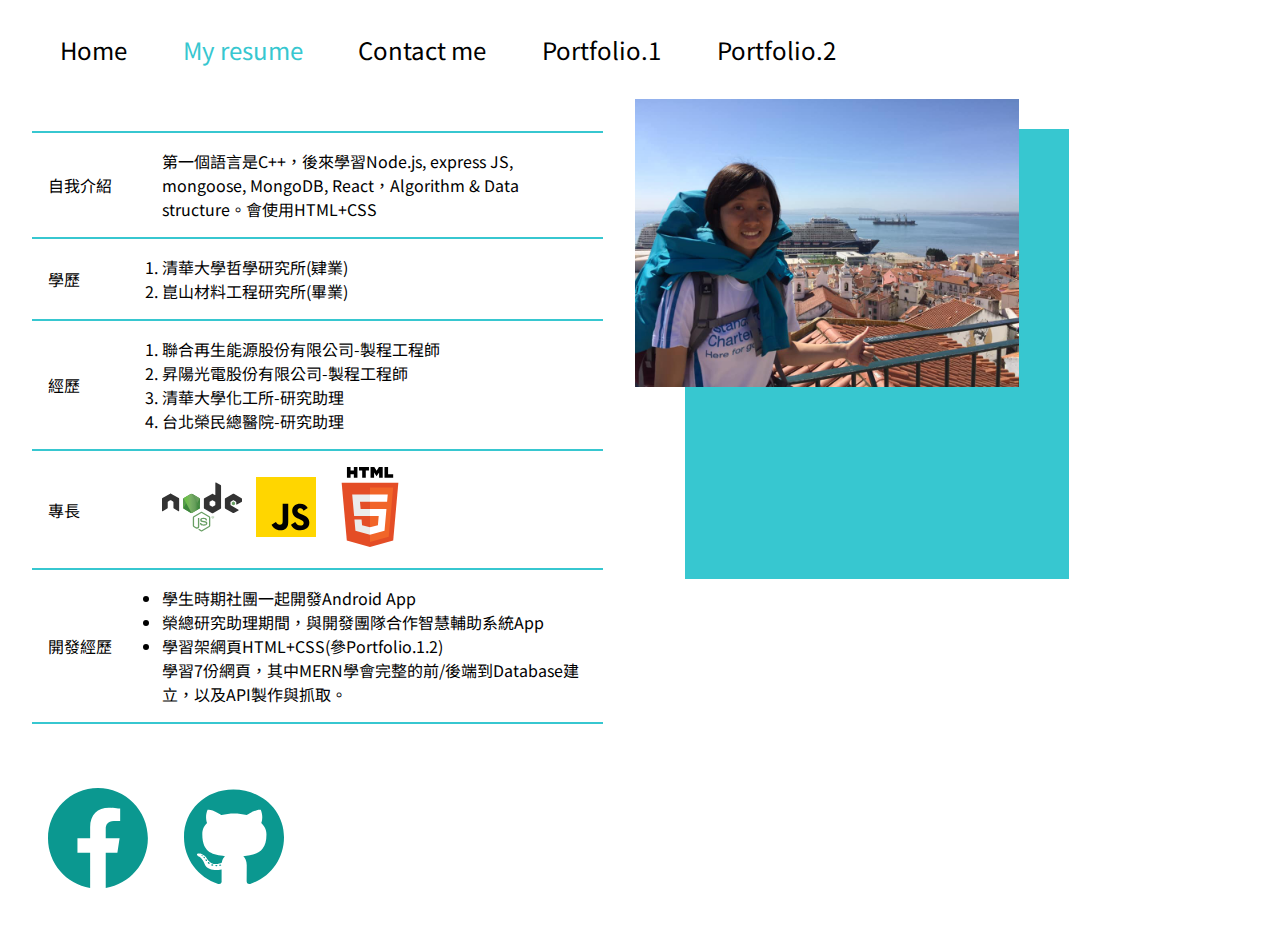
<file: resume.html>
<!DOCTYPE html>
<html lang="zh-Hant">
  <head>
    <meta charset="UTF-8" />
    <meta name="viewport" content="width=device-width, initial-scale=1.0" />
    <meta name="robots" content="index, follow" />
    <meta name="description" content="這是Teresa Chen的個人網站" />
    <base target="_self" />
    <title>我的履歷 | Teresa 網頁後端工程師</title>
    <meta name="author" content="Teresa Chen" />
    <link rel="preconnect" href="https://fonts.gstatic.com" />
    <link
      href="https://fonts.googleapis.com/css2?family=Noto+Sans+TC&display=swap"
      rel="stylesheet"
    />
    <link rel="stylesheet" href="./styles/style.css" />
  </head>
  <body>
    <header>
      <nav>
        <ul>
          <li><a href="index.html">Home</a></li>
          <li><a class="active" href="#">My resume</a></li>
          <li><a href="contact.html">Contact me</a></li>
          <li>
            <a target="_blank" href="./Hawaii Project/index.html"
              >Portfolio.1</a
            >
          </li>
          <li>
            <a target="_blank" href="./Taiwan web/index.html">Portfolio.2</a>
          </li>
        </ul>
      </nav>
    </header>
    <main>
      <section class="table">
        <table>
          <tr style="border-top: 2px solid #37c7d0">
            <td style="width: 20%">自我介紹</td>
            <td style="width: 80%">
              第一個語言是C++，後來學習Node.js, express JS, mongoose, MongoDB,
              React，Algorithm & Data structure。會使用HTML+CSS
            </td>
          </tr>
          <tr>
            <td>學歷</td>
            <td>
              <ol>
                <li>清華大學哲學研究所(肄業)</li>
                <li>崑山材料工程研究所(畢業)</li>
              </ol>
            </td>
          </tr>
          <tr>
            <td>經歷</td>
            <td>
              <ol>
                <li>聯合再生能源股份有限公司-製程工程師</li>
                <li>昇陽光電股份有限公司-製程工程師</li>
                <li>清華大學化工所-研究助理</li>
                <li>台北榮民總醫院-研究助理</li>
              </ol>
            </td>
          </tr>
          <tr>
            <td>專長</td>
            <td>
              <img src="./ICONS/Node.js_logo.svg" title="nodejs" alt="nodejs" />
              <img src="./ICONS/icons8-javascript.svg" title="JS" alt="JS" />
              <img
                src="./ICONS/HTML5_logo_and_wordmark.svg"
                title="html"
                alt="html"
              />
            </td>
          </tr>
          <tr>
            <td>開發經歷</td>
            <td>
              <ul>
                <li>學生時期社團一起開發Android App</li>
                <li>榮總研究助理期間，與開發團隊合作智慧輔助系統App</li>
                <li>學習架網頁HTML+CSS(參Portfolio.1.2)</li>
                  學習7份網頁，其中MERN學會完整的前/後端到Database建立，以及API製作與抓取。</br>
                </li>
              </ul>
            </td>
          </tr>
        </table>
      </section>

      <section class="pic">
        <img
          src="./PIC/60354520_10217129536263720_6825665591349608448_n.jpg"
          alt=""
        />
        <div class="blusRect"></div>
      </section>
    </main>
    <footer>
      <a target="_blank" href="https://www.facebook.com/yinghan.chen.33"
        ><img src="./ICONS/facebook.svg" alt="FB" title="facebook page"
      /></a>
      <a target="_blank" href="https://github.com/t27337732"
        ><img
          src="./ICONS/github-brands 1.svg"
          alt="Github"
          title="Github page"
      /></a>
    </footer>
  </body>
</html>
</file>
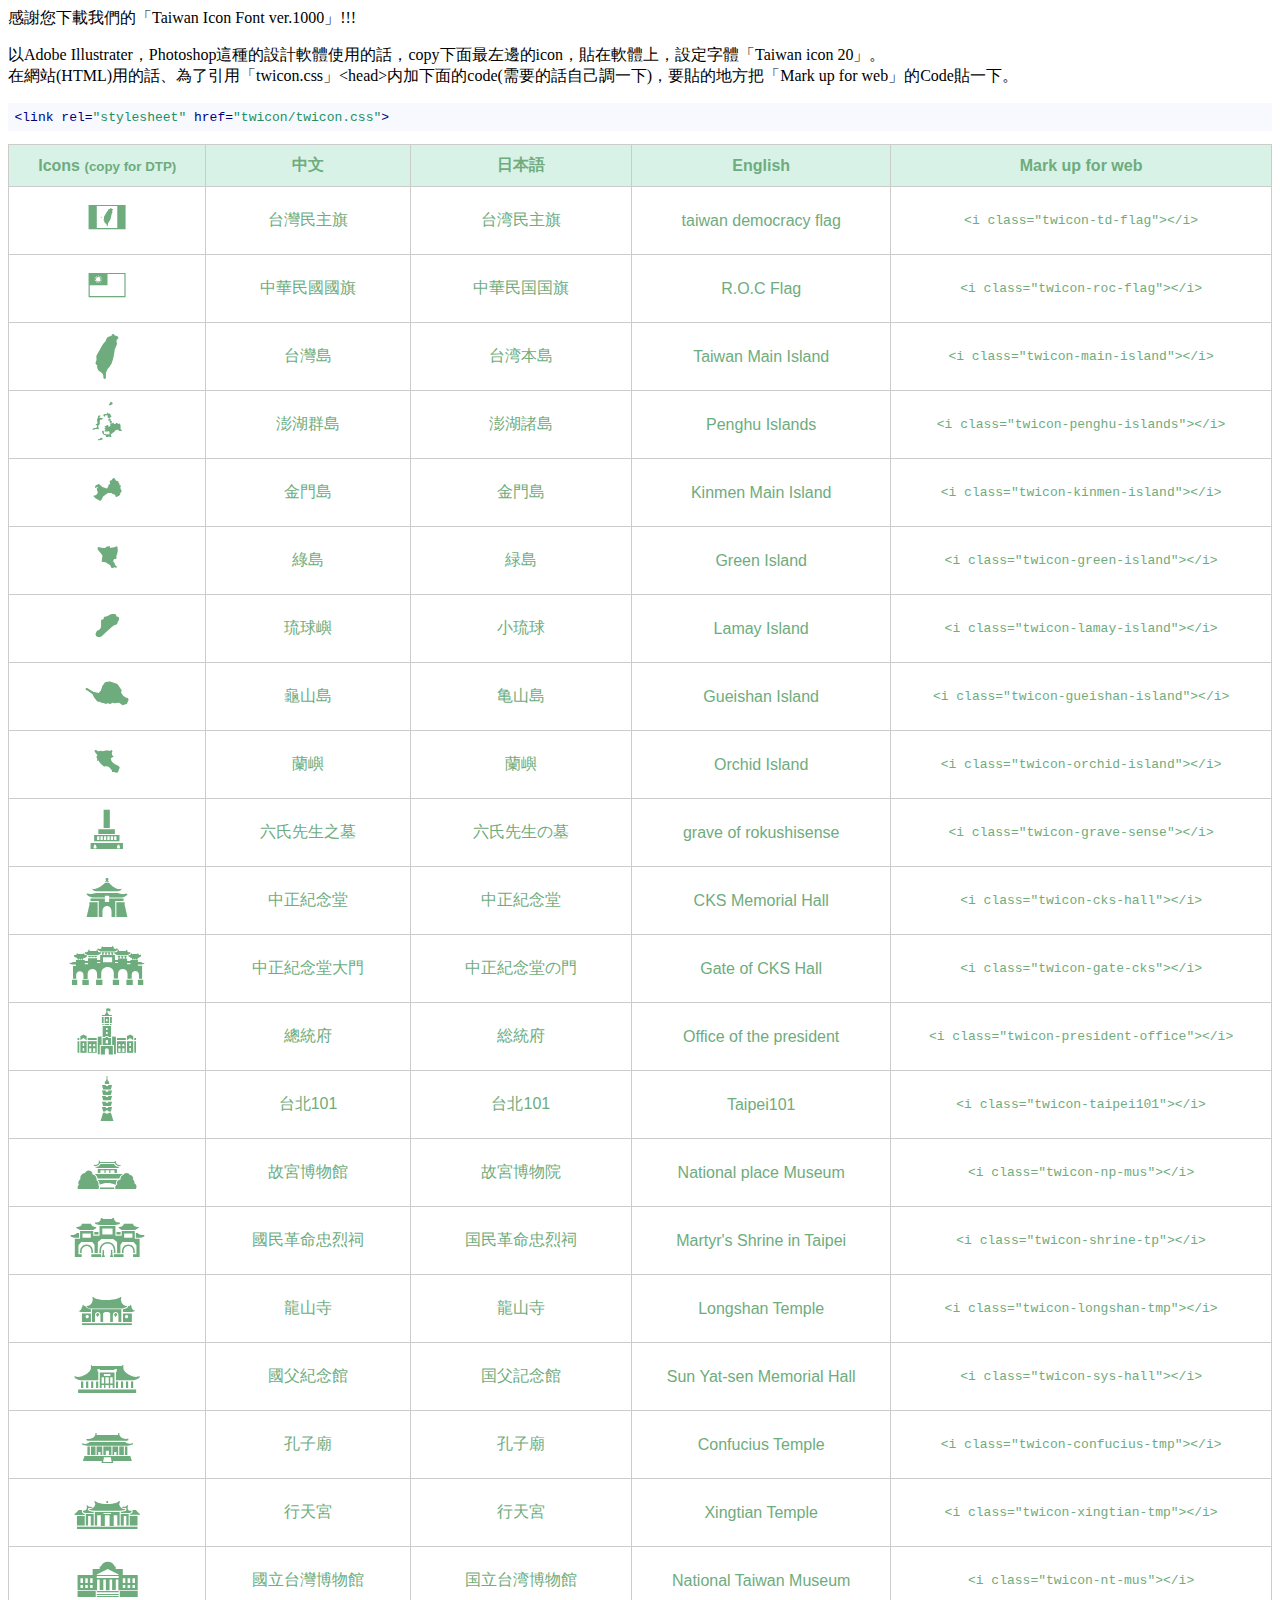
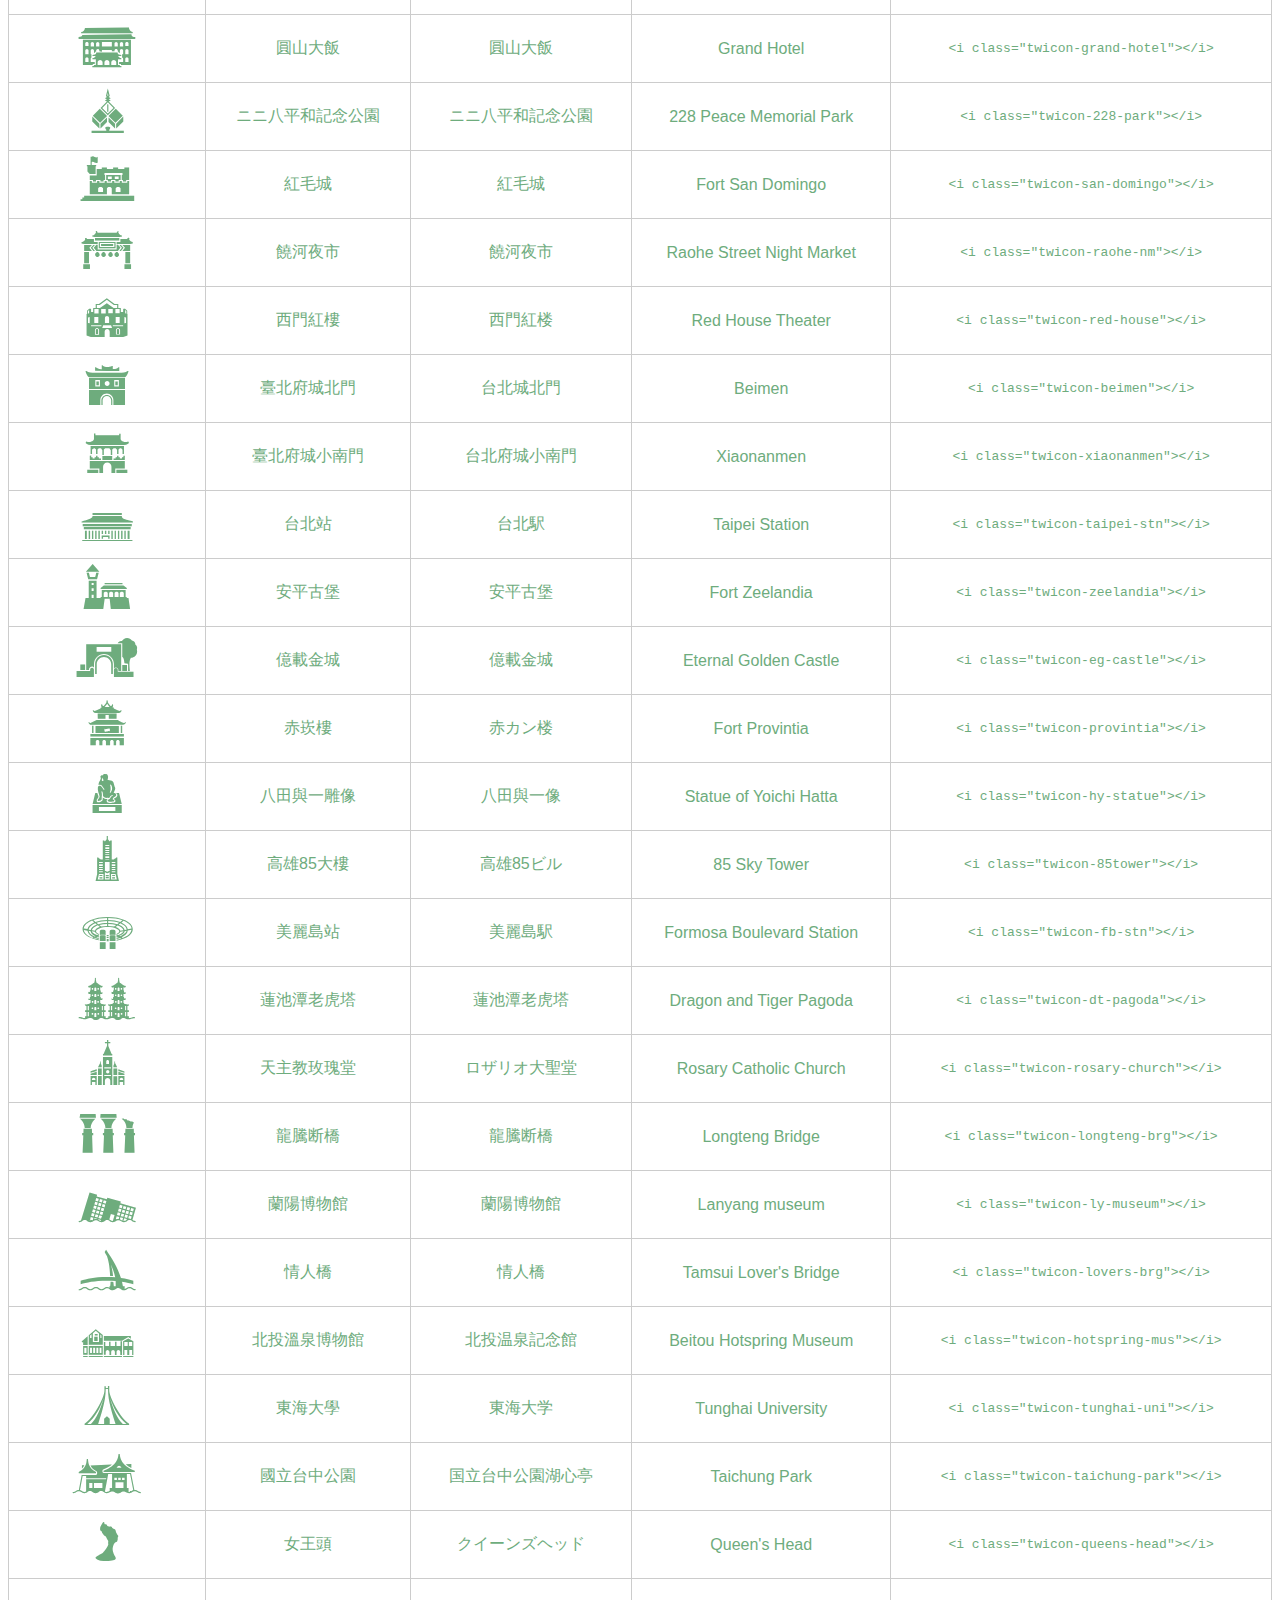
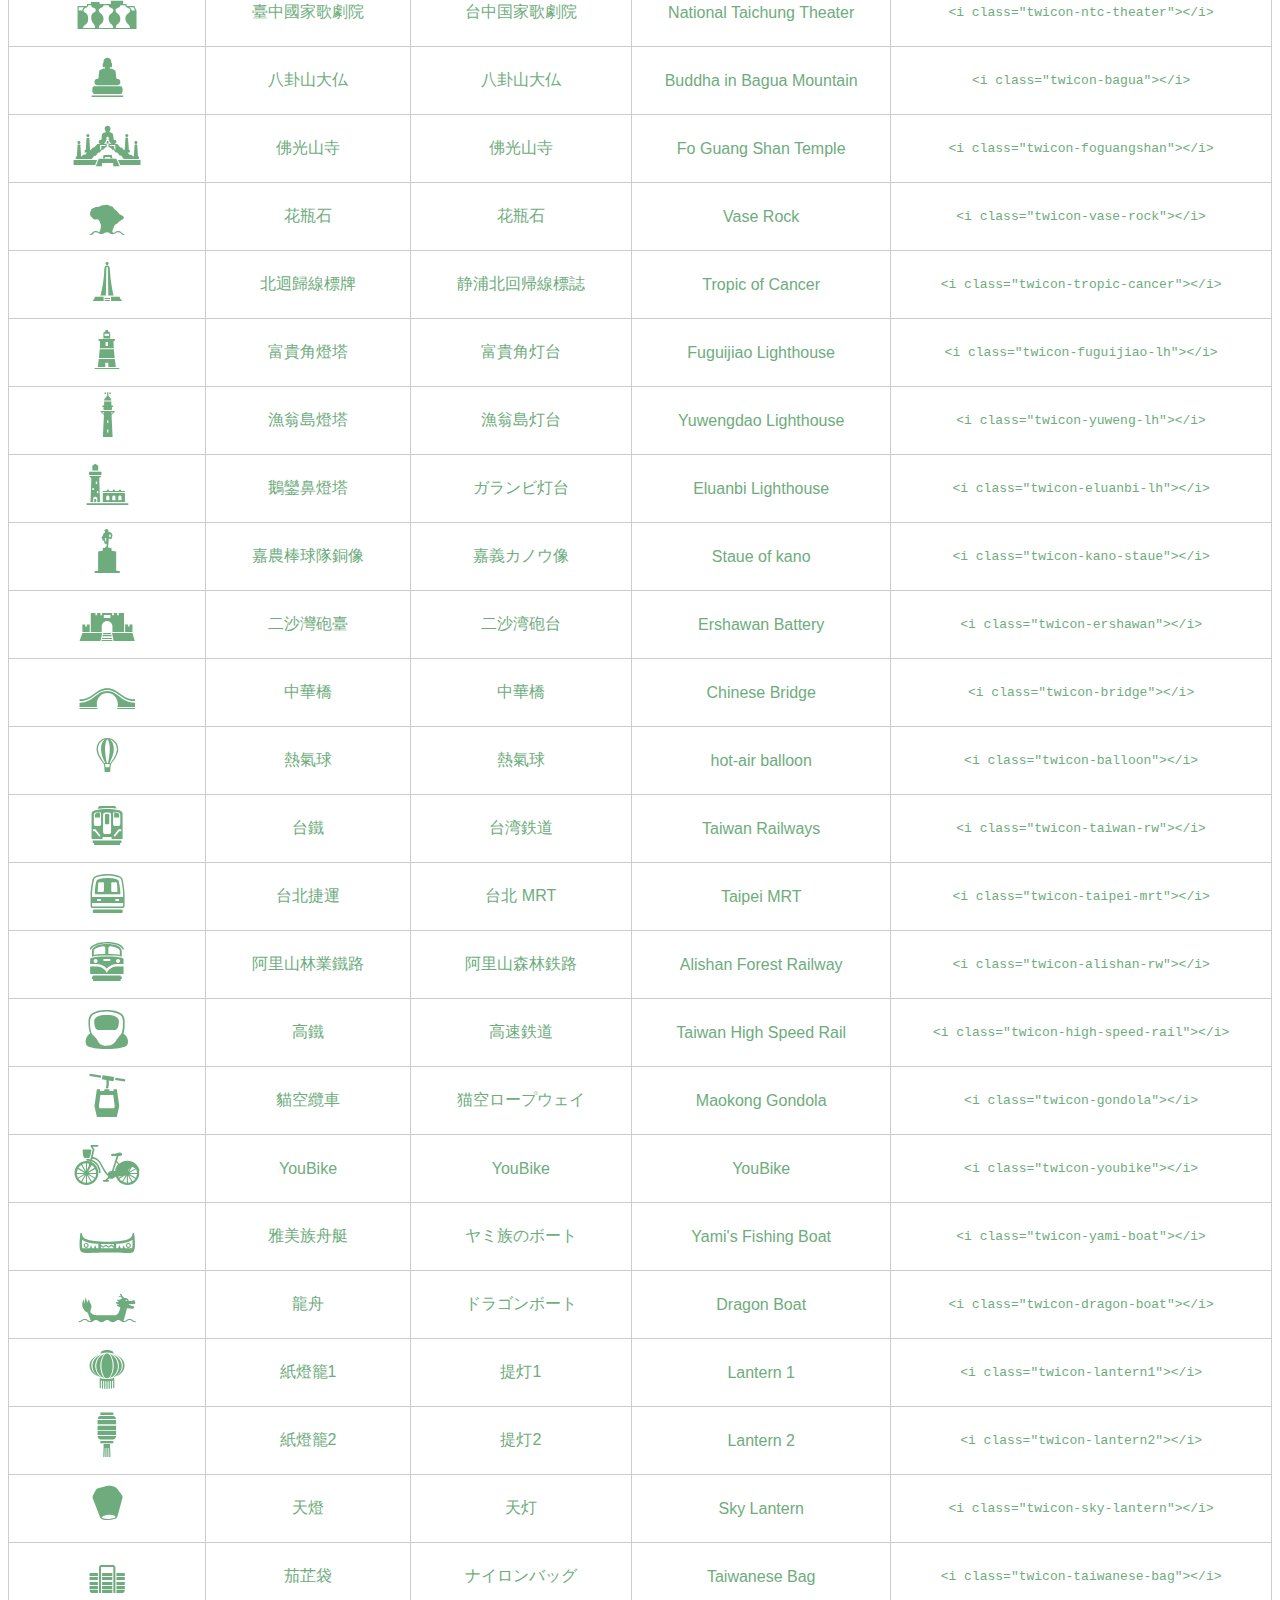
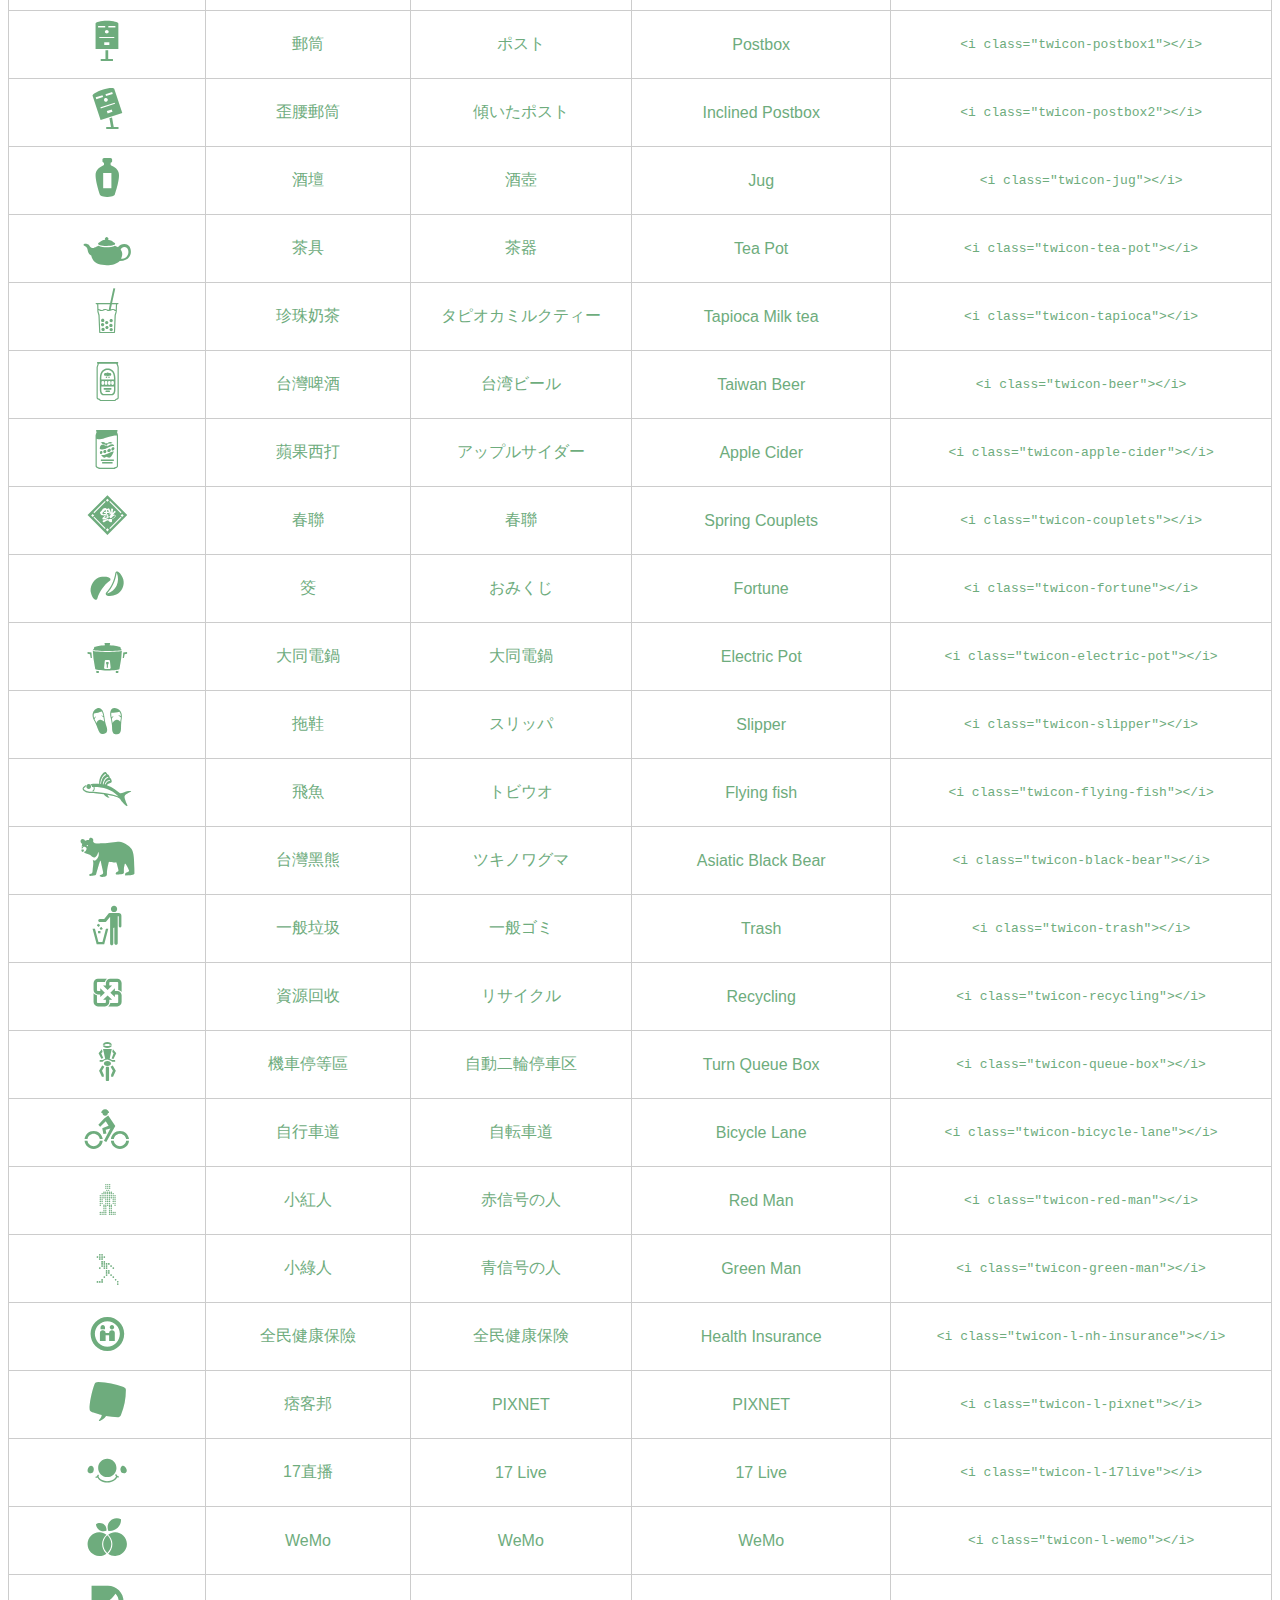
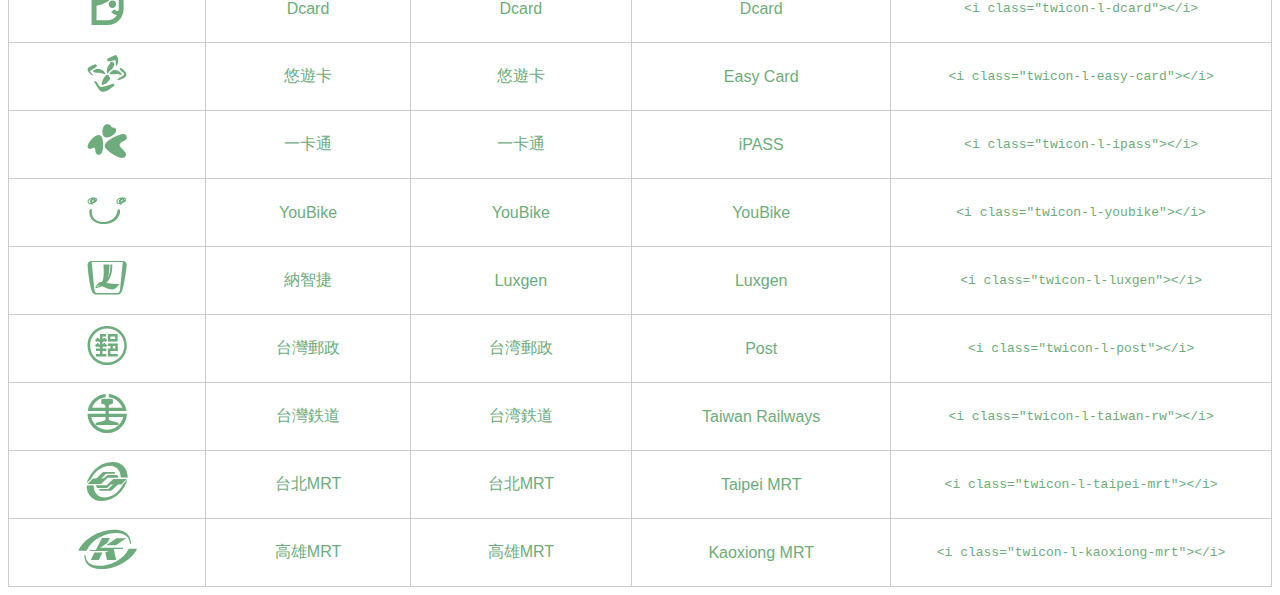
<file: Taiwan web/twicon/List.html>
<head>
 <title>一覽表|一覧表|List</title>
 <style type="text/css">
  table{
    width: 100%;
    border-collapse: collapse;
    border-spacing: 0;
    color:#6EAC7D;
    font-family: sans-serif ;
  }

  table th{
    padding: 10px 20px;
    text-align: center;
    border: 1px solid #ccc;
    background-color: #D9F2E7
  }

  table td{
    padding: 0px 20px;
    text-align: center;
    border: 1px solid #ccc;
  }

  table td.icon {
    font-family: "twicon" ;
    font-size: 3.5em ;
    border: 1px solid #ccc;
  }

  table tr:hover{
    background-color: #4A7756;
    color:#fff;
  }

  @font-face {
   font-family: 'twicon';
   src: url('twicon.woff') ;
   src: url('twicon.woff2') ;
  }
 </style>
</head>
<body>
 <p>
   感謝您下載我們的「Taiwan Icon Font ver.1000」!!!
 </p>
 <p>
   以Adobe Illustrater，Photoshop這種的設計軟體使用的話，copy下面最左邊的icon，貼在軟體上，設定字體「Taiwan icon 20」。
  <br>在網站(HTML)用的話、為了引用「twicon.css」&lt;head&gt;内加下面的code(需要的話自己調一下)，要貼的地方把「Mark up for web」的Code貼一下。
  <pre style="display:block;overflow-x:auto;padding:0.5em;color:#000;background:#f8f8ff"><code><span style="color:#000080;font-weight:normal">&lt;<span style="color:#000080;font-weight:normal">link</span> <span class="hljs-attr">rel</span>=<span style="color:#219161">&quot;stylesheet&quot;</span> <span class="hljs-attr">href</span>=<span style="color:#219161">&quot;twicon/twicon.css&quot;</span>&gt;</span></code></pre>

 <table>
  <tr>
    <th>Icons <small>(copy for DTP)</small></th>
    <th>中文</th>
    <th>日本語</th>
    <th>English</th>
    <th>Mark up for web</th>
  </tr>
  <tr>
    <td class="icon">ꀀ</td>
    <td>台灣民主旗</td>
    <td>台湾民主旗</td>
    <td>taiwan democracy flag</td>
    <td><code>&lt;i class="twicon-td-flag"&gt;&lt;/i&gt;</code></td>
  </tr>
  <tr>
    <td class="icon">ꀁ</td>
    <td>中華民國國旗</td>
    <td>中華民国国旗</td>
    <td>R.O.C Flag</td>
    <td><code>&lt;i class="twicon-roc-flag"&gt;&lt;/i&gt;</code></td>
  </tr>
  <tr>
    <td class="icon">ꀂ</td>
    <td>台灣島</td>
    <td>台湾本島</td>
    <td>Taiwan Main Island</td>
    <td><code>&lt;i class="twicon-main-island"&gt;&lt;/i&gt;</code></td>
  </tr>
  <tr>
    <td class="icon">ꀃ</td>
    <td>澎湖群島</td>
    <td>澎湖諸島</td>
    <td>Penghu Islands</td>
    <td><code>&lt;i class="twicon-penghu-islands"&gt;&lt;/i&gt;</code></td>
  </tr>
  <tr>
    <td class="icon">ꀄ</td>
    <td>金門島</td>
    <td>金門島</td>
    <td>Kinmen Main Island</td>
    <td><code>&lt;i class="twicon-kinmen-island"&gt;&lt;/i&gt;</code></td>
  </tr>
  <tr>
    <td class="icon">ꀅ</td>
    <td>綠島</td>
    <td>緑島</td>
    <td>Green Island</td>
    <td><code>&lt;i class="twicon-green-island"&gt;&lt;/i&gt;</code></td>
  </tr>
  <tr>
    <td class="icon">ꀆ</td>
    <td>琉球嶼</td>
    <td>小琉球</td>
    <td>Lamay Island</td>
    <td><code>&lt;i class="twicon-lamay-island"&gt;&lt;/i&gt;</code></td>
  </tr>
  <tr>
    <td class="icon">ꀇ</td>
    <td>龜山島</td>
    <td>亀山島</td>
    <td>Gueishan Island</td>
    <td><code>&lt;i class="twicon-gueishan-island"&gt;&lt;/i&gt;</code></td>
  </tr>
  <tr>
    <td class="icon">ꀈ</td>
    <td>蘭嶼</td>
    <td>蘭嶼</td>
    <td>Orchid Island</td>
    <td><code>&lt;i class="twicon-orchid-island"&gt;&lt;/i&gt;</code></td>
  </tr>
  <tr>
    <td class="icon">ꀉ</td>
    <td>六氏先生之墓</td>
    <td>六氏先生の墓</td>
    <td>grave of rokushisense</td>
    <td><code>&lt;i class="twicon-grave-sense"&gt;&lt;/i&gt;</code></td>
  </tr>
  <tr>
    <td class="icon">ꀊ</td>
    <td>中正紀念堂</td>
    <td>中正紀念堂</td>
    <td>CKS Memorial Hall</td>
    <td><code>&lt;i class="twicon-cks-hall"&gt;&lt;/i&gt;</code></td>
  </tr>
  <tr>
    <td class="icon">ꀋ</td>
    <td>中正紀念堂大門</td>
    <td>中正紀念堂の門</td>
    <td>Gate of CKS Hall</td>
    <td><code>&lt;i class="twicon-gate-cks"&gt;&lt;/i&gt;</code></td>
  </tr>
  <tr>
    <td class="icon">ꀌ</td>
    <td>總統府</td>
    <td>総統府</td>
    <td>Office of the president</td>
    <td><code>&lt;i class="twicon-president-office"&gt;&lt;/i&gt;</code></td>
  </tr>
  <tr>
    <td class="icon">ꀍ</td>
    <td>台北101</td>
    <td>台北101</td>
    <td>Taipei101</td>
    <td><code>&lt;i class="twicon-taipei101"&gt;&lt;/i&gt;</code></td>
  </tr>
  <tr>
    <td class="icon">ꀎ</td>
    <td>故宮博物館</td>
    <td>故宮博物院</td>
    <td>National place Museum</td>
    <td><code>&lt;i class="twicon-np-mus"&gt;&lt;/i&gt;</code></td>
  </tr>
  <tr>
    <td class="icon">ꀏ</td>
    <td>國民革命忠烈祠</td>
    <td>国民革命忠烈祠</td>
    <td>Martyr's Shrine in Taipei</td>
    <td><code>&lt;i class="twicon-shrine-tp"&gt;&lt;/i&gt;</code></td>
  </tr>
  <tr>
    <td class="icon">ꀐ</td>
    <td>龍山寺</td>
    <td>龍山寺</td>
    <td>Longshan Temple</td>
    <td><code>&lt;i class="twicon-longshan-tmp"&gt;&lt;/i&gt;</code></td>
  </tr>
  <tr>
    <td class="icon">ꀑ</td>
    <td>國父紀念館</td>
    <td>国父記念館</td>
    <td>Sun Yat-sen Memorial Hall</td>
    <td><code>&lt;i class="twicon-sys-hall"&gt;&lt;/i&gt;</code></td>
  </tr>
  <tr>
    <td class="icon">ꀒ</td>
    <td>孔子廟</td>
    <td>孔子廟</td>
    <td>Confucius Temple</td>
    <td><code>&lt;i class="twicon-confucius-tmp"&gt;&lt;/i&gt;</code></td>
  </tr>
  <tr>
    <td class="icon">ꀓ</td>
    <td>行天宮</td>
    <td>行天宮</td>
    <td>Xingtian Temple</td>
    <td><code>&lt;i class="twicon-xingtian-tmp"&gt;&lt;/i&gt;</code></td>
  </tr>
  <tr>
    <td class="icon">ꀔ</td>
    <td>國立台灣博物館</td>
    <td>国立台湾博物館</td>
    <td>National Taiwan Museum</td>
    <td><code>&lt;i class="twicon-nt-mus"&gt;&lt;/i&gt;</code></td>
  </tr>
  <tr>
    <td class="icon">ꀕ</td>
    <td>圓山大飯</td>
    <td>圓山大飯</td>
    <td>Grand Hotel</td>
    <td><code>&lt;i class="twicon-grand-hotel"&gt;&lt;/i&gt;</code></td>
  </tr>
  <tr>
    <td class="icon">ꀖ</td>
    <td>ニニ八平和記念公園</td>
    <td>ニニ八平和記念公園</td>
    <td>228 Peace Memorial Park</td>
    <td><code>&lt;i class="twicon-228-park"&gt;&lt;/i&gt;</code></td>
  </tr>
  <tr>
    <td class="icon">ꀗ</td>
    <td>紅毛城</td>
    <td>紅毛城</td>
    <td>Fort San Domingo</td>
    <td><code>&lt;i class="twicon-san-domingo"&gt;&lt;/i&gt;</code></td>
  </tr>
  <tr>
    <td class="icon">ꀘ</td>
    <td>饒河夜市</td>
    <td>饒河夜市</td>
    <td>Raohe Street Night Market</td>
    <td><code>&lt;i class="twicon-raohe-nm"&gt;&lt;/i&gt;</code></td>
  </tr>
  <tr>
    <td class="icon">ꀙ</td>
    <td>西門紅樓</td>
    <td>西門紅楼</td>
    <td>Red House Theater</td>
    <td><code>&lt;i class="twicon-red-house"&gt;&lt;/i&gt;</code></td>
  </tr>
  <tr>
    <td class="icon">ꀚ</td>
    <td>臺北府城北門</td>
    <td>台北城北門</td>
    <td>Beimen</td>
    <td><code>&lt;i class="twicon-beimen"&gt;&lt;/i&gt;</code></td>
  </tr>
  <tr>
    <td class="icon">ꀛ</td>
    <td>臺北府城小南門</td>
    <td>台北府城小南門</td>
    <td>Xiaonanmen</td>
    <td><code>&lt;i class="twicon-xiaonanmen"&gt;&lt;/i&gt;</code></td>
  </tr>
  <tr>
    <td class="icon">ꀜ</td>
    <td>台北站</td>
    <td>台北駅</td>
    <td>Taipei Station</td>
    <td><code>&lt;i class="twicon-taipei-stn"&gt;&lt;/i&gt;</code></td>
  </tr>
  <tr>
    <td class="icon">ꀝ</td>
    <td>安平古堡</td>
    <td>安平古堡</td>
    <td>Fort Zeelandia</td>
    <td><code>&lt;i class="twicon-zeelandia"&gt;&lt;/i&gt;</code></td>
  </tr>
  <tr>
    <td class="icon">ꀞ</td>
    <td>億載金城</td>
    <td>億載金城</td>
    <td>Eternal Golden Castle</td>
    <td><code>&lt;i class="twicon-eg-castle"&gt;&lt;/i&gt;</code></td>
  </tr>
  <tr>
    <td class="icon">ꀟ</td>
    <td>赤崁樓</td>
    <td>赤カン楼</td>
    <td>Fort Provintia</td>
    <td><code>&lt;i class="twicon-provintia"&gt;&lt;/i&gt;</code></td>
  </tr>
  <tr>
    <td class="icon">ꀠ</td>
    <td>八田與一雕像</td>
    <td>八田與一像</td>
    <td>Statue of Yoichi Hatta</td>
    <td><code>&lt;i class="twicon-hy-statue"&gt;&lt;/i&gt;</code></td>
  </tr>
  <tr>
    <td class="icon">ꀡ</td>
    <td>高雄85大樓</td>
    <td>高雄85ビル</td>
    <td>85 Sky Tower</td>
    <td><code>&lt;i class="twicon-85tower"&gt;&lt;/i&gt;</code></td>
  </tr>
  <tr>
    <td class="icon">ꀢ</td>
    <td>美麗島站</td>
    <td>美麗島駅</td>
    <td>Formosa Boulevard Station</td>
    <td><code>&lt;i class="twicon-fb-stn"&gt;&lt;/i&gt;</code></td>
  </tr>
  <tr>
    <td class="icon">ꀣ</td>
    <td>蓮池潭老虎塔</td>
    <td>蓮池潭老虎塔</td>
    <td>Dragon and Tiger Pagoda</td>
    <td><code>&lt;i class="twicon-dt-pagoda"&gt;&lt;/i&gt;</code></td>
  </tr>
  <tr>
    <td class="icon">ꀤ</td>
    <td>天主教玫瑰堂</td>
    <td>ロザリオ大聖堂</td>
    <td>Rosary Catholic Church</td>
    <td><code>&lt;i class="twicon-rosary-church"&gt;&lt;/i&gt;</code></td>
  </tr>
  <tr>
    <td class="icon">ꀥ</td>
    <td>龍騰断橋</td>
    <td>龍騰断橋</td>
    <td>Longteng Bridge</td>
    <td><code>&lt;i class="twicon-longteng-brg"&gt;&lt;/i&gt;</code></td>
  </tr>
  <tr>
    <td class="icon">ꀦ</td>
    <td>蘭陽博物館</td>
    <td>蘭陽博物館</td>
    <td>Lanyang museum</td>
    <td><code>&lt;i class="twicon-ly-museum"&gt;&lt;/i&gt;</code></td>
  </tr>
  <tr>
    <td class="icon">ꀧ</td>
    <td>情人橋</td>
    <td>情人橋</td>
    <td>Tamsui Lover's Bridge</td>
    <td><code>&lt;i class="twicon-lovers-brg"&gt;&lt;/i&gt;</code></td>
  </tr>
  <tr>
    <td class="icon">ꀨ</td>
    <td>北投溫泉博物館</td>
    <td>北投温泉記念館</td>
    <td>Beitou Hotspring Museum</td>
    <td><code>&lt;i class="twicon-hotspring-mus"&gt;&lt;/i&gt;</code></td>
  </tr>
  <tr>
    <td class="icon">ꀩ</td>
    <td>東海大學</td>
    <td>東海大学</td>
    <td>Tunghai University</td>
    <td><code>&lt;i class="twicon-tunghai-uni"&gt;&lt;/i&gt;</code></td>
  </tr>
  <tr>
    <td class="icon">ꀪ</td>
    <td>國立台中公園</td>
    <td>国立台中公園湖心亭</td>
    <td>Taichung Park</td>
    <td><code>&lt;i class="twicon-taichung-park"&gt;&lt;/i&gt;</code></td>
  </tr>
  <tr>
    <td class="icon">ꀫ</td>
    <td>女王頭</td>
    <td>クイーンズヘッド</td>
    <td>Queen's Head</td>
    <td><code>&lt;i class="twicon-queens-head"&gt;&lt;/i&gt;</code></td>
  </tr>
  <tr>
    <td class="icon">ꀬ</td>
    <td>臺中國家歌劇院</td>
    <td>台中国家歌劇院</td>
    <td>National Taichung Theater</td>
    <td><code>&lt;i class="twicon-ntc-theater"&gt;&lt;/i&gt;</code></td>
  </tr>
  <tr>
    <td class="icon">ꀭ</td>
    <td>八卦山大仏</td>
    <td>八卦山大仏</td>
    <td>Buddha in Bagua Mountain</td>
    <td><code>&lt;i class="twicon-bagua"&gt;&lt;/i&gt;</code></td>
  </tr>
  <tr>
    <td class="icon">ꀮ</td>
    <td>佛光山寺</td>
    <td>佛光山寺</td>
    <td>Fo Guang Shan Temple</td>
    <td><code>&lt;i class="twicon-foguangshan"&gt;&lt;/i&gt;</code></td>
  </tr>
  <tr>
    <td class="icon">ꀯ</td>
    <td>花瓶石</td>
    <td>花瓶石</td>
    <td>Vase Rock</td>
    <td><code>&lt;i class="twicon-vase-rock"&gt;&lt;/i&gt;</code></td>
  </tr>
  <tr>
    <td class="icon">ꀰ</td>
    <td>北迴歸線標牌</td>
    <td>静浦北回帰線標誌</td>
    <td>Tropic of Cancer</td>
    <td><code>&lt;i class="twicon-tropic-cancer"&gt;&lt;/i&gt;</code></td>
  </tr>
  <tr>
    <td class="icon">ꀱ</td>
    <td>富貴角燈塔</td>
    <td>富貴角灯台</td>
    <td>Fuguijiao Lighthouse</td>
    <td><code>&lt;i class="twicon-fuguijiao-lh"&gt;&lt;/i&gt;</code></td>
  </tr>
  <tr>
    <td class="icon">ꀲ</td>
    <td>漁翁島燈塔</td>
    <td>漁翁島灯台</td>
    <td>Yuwengdao Lighthouse</td>
    <td><code>&lt;i class="twicon-yuweng-lh"&gt;&lt;/i&gt;</code></td>
  </tr>
  <tr>
    <td class="icon">ꀳ</td>
    <td>鵝鑾鼻燈塔</td>
    <td>ガランビ灯台</td>
    <td>Eluanbi Lighthouse</td>
    <td><code>&lt;i class="twicon-eluanbi-lh"&gt;&lt;/i&gt;</code></td>
  </tr>
  <tr>
    <td class="icon">ꀴ</td>
    <td>嘉農棒球隊銅像</td>
    <td>嘉義カノウ像</td>
    <td>Staue of kano</td>
    <td><code>&lt;i class="twicon-kano-staue"&gt;&lt;/i&gt;</code></td>
  </tr>
  <tr>
    <td class="icon">ꀵ</td>
    <td>二沙灣砲臺</td>
    <td>二沙湾砲台</td>
    <td>Ershawan Battery</td>
    <td><code>&lt;i class="twicon-ershawan"&gt;&lt;/i&gt;</code></td>
  </tr>
  <tr>
    <td class="icon">ꀶ</td>
    <td>中華橋</td>
    <td>中華橋</td>
    <td>Chinese Bridge</td>
    <td><code>&lt;i class="twicon-bridge"&gt;&lt;/i&gt;</code></td>
  </tr>
  <tr>
    <td class="icon">ꀷ</td>
    <td>熱氣球</td>
    <td>熱氣球</td>
    <td>hot‐air balloon</td>
    <td><code>&lt;i class="twicon-balloon"&gt;&lt;/i&gt;</code></td>
  </tr>
  <tr>
    <td class="icon">ꀸ</td>
    <td>台鐵</td>
    <td>台湾鉄道</td>
    <td>Taiwan Railways</td>
    <td><code>&lt;i class="twicon-taiwan-rw"&gt;&lt;/i&gt;</code></td>
  </tr>
  <tr>
    <td class="icon">ꀹ</td>
    <td>台北捷運</td>
    <td>台北 MRT</td>
    <td>Taipei MRT</td>
    <td><code>&lt;i class="twicon-taipei-mrt"&gt;&lt;/i&gt;</code></td>
  </tr>
  <tr>
    <td class="icon">ꀺ</td>
    <td>阿里山林業鐵路</td>
    <td>阿里山森林鉄路</td>
    <td>Alishan Forest Railway</td>
    <td><code>&lt;i class="twicon-alishan-rw"&gt;&lt;/i&gt;</code></td>
  </tr>
  <tr>
    <td class="icon">ꀻ</td>
    <td>高鐵</td>
    <td>高速鉄道</td>
    <td>Taiwan High Speed Rail</td>
    <td><code>&lt;i class="twicon-high-speed-rail"&gt;&lt;/i&gt;</code></td>
  </tr>
  <tr>
    <td class="icon">ꀼ</td>
    <td>貓空纜車</td>
    <td>猫空ロープウェイ</td>
    <td>Maokong Gondola</td>
    <td><code>&lt;i class="twicon-gondola"&gt;&lt;/i&gt;</code></td>
  </tr>
  <tr>
    <td class="icon">ꀽ</td>
    <td>YouBike</td>
    <td>YouBike</td>
    <td>YouBike</td>
    <td><code>&lt;i class="twicon-youbike"&gt;&lt;/i&gt;</code></td>
  </tr>
  <tr>
    <td class="icon">ꀾ</td>
    <td>雅美族舟艇</td>
    <td>ヤミ族のボート</td>
    <td>Yami's Fishing Boat</td>
    <td><code>&lt;i class="twicon-yami-boat"&gt;&lt;/i&gt;</code></td>
  </tr>
  <tr>
    <td class="icon">ꀿ</td>
    <td>龍舟</td>
    <td>ドラゴンボート</td>
    <td>Dragon Boat</td>
    <td><code>&lt;i class="twicon-dragon-boat"&gt;&lt;/i&gt;</code></td>
  </tr>
  <tr>
    <td class="icon">ꁀ</td>
    <td>紙燈籠1</td>
    <td>提灯1</td>
    <td>Lantern 1</td>
    <td><code>&lt;i class="twicon-lantern1"&gt;&lt;/i&gt;</code></td>
  </tr>
  <tr>
    <td class="icon">ꁁ</td>
    <td>紙燈籠2</td>
    <td>提灯2</td>
    <td>Lantern 2</td>
    <td><code>&lt;i class="twicon-lantern2"&gt;&lt;/i&gt;</code></td>
  </tr>
  <tr>
    <td class="icon">ꁂ</td>
    <td>天燈</td>
    <td>天灯</td>
    <td>Sky Lantern</td>
    <td><code>&lt;i class="twicon-sky-lantern"&gt;&lt;/i&gt;</code></td>
  </tr>
  <tr>
    <td class="icon">ꁃ</td>
    <td>茄芷袋</td>
    <td>ナイロンバッグ</td>
    <td>Taiwanese Bag</td>
    <td><code>&lt;i class="twicon-taiwanese-bag"&gt;&lt;/i&gt;</code></td>
  </tr>
  <tr>
    <td class="icon">ꁄ</td>
    <td>郵筒</td>
    <td>ポスト</td>
    <td>Postbox</td>
    <td><code>&lt;i class="twicon-postbox1"&gt;&lt;/i&gt;</code></td>
  </tr>
  <tr>
    <td class="icon">ꁅ</td>
    <td>歪腰郵筒</td>
    <td>傾いたポスト</td>
    <td>Inclined Postbox</td>
    <td><code>&lt;i class="twicon-postbox2"&gt;&lt;/i&gt;</code></td>
  </tr>
  <tr>
    <td class="icon">ꁆ</td>
    <td>酒壇</td>
    <td>酒壺</td>
    <td>Jug</td>
    <td><code>&lt;i class="twicon-jug"&gt;&lt;/i&gt;</code></td>
  </tr>
  <tr>
    <td class="icon">ꁇ</td>
    <td>茶具</td>
    <td>茶器</td>
    <td>Tea Pot</td>
    <td><code>&lt;i class="twicon-tea-pot"&gt;&lt;/i&gt;</code></td>
  </tr>
  <tr>
    <td class="icon">ꁈ</td>
    <td>珍珠奶茶</td>
    <td>タピオカミルクティー</td>
    <td>Tapioca Milk tea</td>
    <td><code>&lt;i class="twicon-tapioca"&gt;&lt;/i&gt;</code></td>
  </tr>
  <tr>
    <td class="icon">ꁉ</td>
    <td>台灣啤酒</td>
    <td>台湾ビール</td>
    <td>Taiwan Beer</td>
    <td><code>&lt;i class="twicon-beer"&gt;&lt;/i&gt;</code></td>
  </tr>
  <tr>
    <td class="icon">ꁊ</td>
    <td>蘋果西打</td>
    <td>アップルサイダー</td>
    <td>Apple Cider</td>
    <td><code>&lt;i class="twicon-apple-cider"&gt;&lt;/i&gt;</code></td>
  </tr>
  <tr>
    <td class="icon">ꁋ</td>
    <td>春聯</td>
    <td>春聯</td>
    <td>Spring Couplets</td>
    <td><code>&lt;i class="twicon-couplets"&gt;&lt;/i&gt;</code></td>
  </tr>
  <tr>
    <td class="icon">ꁌ</td>
    <td>筊</td>
    <td>おみくじ</td>
    <td>Fortune</td>
    <td><code>&lt;i class="twicon-fortune"&gt;&lt;/i&gt;</code></td>
  </tr>
  <tr>
    <td class="icon">ꁍ</td>
    <td>大同電鍋</td>
    <td>大同電鍋</td>
    <td>Electric Pot</td>
    <td><code>&lt;i class="twicon-electric-pot"&gt;&lt;/i&gt;</code></td>
  </tr>
  <tr>
    <td class="icon">ꁎ</td>
    <td>拖鞋</td>
    <td>スリッパ</td>
    <td>Slipper</td>
    <td><code>&lt;i class="twicon-slipper"&gt;&lt;/i&gt;</code></td>
  </tr>
  <tr>
    <td class="icon">ꁏ</td>
    <td>飛魚</td>
    <td>トビウオ</td>
    <td>Flying fish</td>
    <td><code>&lt;i class="twicon-flying-fish"&gt;&lt;/i&gt;</code></td>
  </tr>
  <tr>
    <td class="icon">ꁐ</td>
    <td>台灣黑熊</td>
    <td>ツキノワグマ</td>
    <td>Asiatic Black Bear</td>
    <td><code>&lt;i class="twicon-black-bear"&gt;&lt;/i&gt;</code></td>
  </tr>
  <tr>
    <td class="icon">ꁒ</td>
    <td>一般垃圾</td>
    <td>一般ゴミ</td>
    <td>Trash</td>
    <td><code>&lt;i class="twicon-trash"&gt;&lt;/i&gt;</code></td>
  </tr>
  <tr>
    <td class="icon">ꁑ</td>
    <td>資源回收</td>
    <td>リサイクル</td>
    <td>Recycling</td>
    <td><code>&lt;i class="twicon-recycling"&gt;&lt;/i&gt;</code></td>
  </tr>
  <tr>
    <td class="icon">ꁓ</td>
    <td>機車停等區</td>
    <td>自動二輪停車区</td>
    <td>Turn Queue Box</td>
    <td><code>&lt;i class="twicon-queue-box"&gt;&lt;/i&gt;</code></td>
  </tr>
  <tr>
    <td class="icon">ꁔ</td>
    <td>自行車道</td>
    <td>自転車道</td>
    <td>Bicycle Lane</td>
    <td><code>&lt;i class="twicon-bicycle-lane"&gt;&lt;/i&gt;</code></td>
  </tr>
  <tr>
    <td class="icon">ꁕ</td>
    <td>小紅人</td>
    <td>赤信号の人</td>
    <td>Red Man</td>
    <td><code>&lt;i class="twicon-red-man"&gt;&lt;/i&gt;</code></td>
  </tr>
  <tr>
    <td class="icon">ꁖ</td>
    <td>小綠人</td>
    <td>青信号の人</td>
    <td>Green Man</td>
    <td><code>&lt;i class="twicon-green-man"&gt;&lt;/i&gt;</code></td>
  </tr>
  <tr>
    <td class="icon">ꁗ</td>
    <td>全民健康保險</td>
    <td>全民健康保険</td>
    <td>Health Insurance</td>
    <td><code>&lt;i class="twicon-l-nh-insurance"&gt;&lt;/i&gt;</code></td>
  </tr>
  <tr>
    <td class="icon">ꁘ</td>
    <td>痞客邦</td>
    <td>PIXNET</td>
    <td>PIXNET</td>
    <td><code>&lt;i class="twicon-l-pixnet"&gt;&lt;/i&gt;</code></td>
  </tr>
  <tr>
    <td class="icon">ꁙ</td>
    <td>17直播</td>
    <td>17 Live</td>
    <td>17 Live</td>
    <td><code>&lt;i class="twicon-l-17live"&gt;&lt;/i&gt;</code></td>
  </tr>
  <tr>
    <td class="icon">ꁚ</td>
    <td>WeMo</td>
    <td>WeMo</td>
    <td>WeMo</td>
    <td><code>&lt;i class="twicon-l-wemo"&gt;&lt;/i&gt;</code></td>
  </tr>
  <tr>
    <td class="icon">ꁛ</td>
    <td>Dcard</td>
    <td>Dcard</td>
    <td>Dcard</td>
    <td><code>&lt;i class="twicon-l-dcard"&gt;&lt;/i&gt;</code></td>
  </tr>
  <tr>
    <td class="icon">ꁜ</td>
    <td>悠遊卡</td>
    <td>悠遊卡</td>
    <td>Easy Card</td>
    <td><code>&lt;i class="twicon-l-easy-card"&gt;&lt;/i&gt;</code></td>
  </tr>
  <tr>
    <td class="icon">ꁝ</td>
    <td>一卡通</td>
    <td>一卡通</td>
    <td>iPASS</td>
    <td><code>&lt;i class="twicon-l-ipass"&gt;&lt;/i&gt;</code></td>
  </tr>
  <tr>
    <td class="icon">ꁞ</td>
    <td>YouBike</td>
    <td>YouBike</td>
    <td>YouBike</td>
    <td><code>&lt;i class="twicon-l-youbike"&gt;&lt;/i&gt;</code></td>
  </tr>
  <tr>
    <td class="icon">ꁟ</td>
    <td>納智捷</td>
    <td>Luxgen</td>
    <td>Luxgen</td>
    <td><code>&lt;i class="twicon-l-luxgen"&gt;&lt;/i&gt;</code></td>
  </tr>
  <tr>
    <td class="icon">ꁠ</td>
    <td>台灣郵政</td>
    <td>台湾郵政</td>
    <td>Post</td>
    <td><code>&lt;i class="twicon-l-post"&gt;&lt;/i&gt;</code></td>
  </tr>
  <tr>
    <td class="icon">ꁡ</td>
    <td>台灣鉄道</td>
    <td>台湾鉄道</td>
    <td>Taiwan Railways</td>
    <td><code>&lt;i class="twicon-l-taiwan-rw"&gt;&lt;/i&gt;</code></td>
  </tr>
  <tr>
    <td class="icon">ꁢ</td>
    <td>台北MRT</td>
    <td>台北MRT</td>
    <td>Taipei MRT</td>
    <td><code>&lt;i class="twicon-l-taipei-mrt"&gt;&lt;/i&gt;</code></td>
  </tr>
  <tr>
    <td class="icon">ꁣ</td>
    <td>高雄MRT</td>
    <td>高雄MRT</td>
    <td>Kaoxiong MRT</td>
    <td><code>&lt;i class="twicon-l-kaoxiong-mrt"&gt;&lt;/i&gt;</code></td>
  </tr>
 </table>
</body>
</file>
<file: styles/style.css>
* {
  padding: 0;
  margin: 0;
  -webkit-box-sizing: border-box;
          box-sizing: border-box;
  font-family: "Noto Sans TC", sans-serif;
}

body {
  position: relative;
}

.blus {
  position: absolute;
  top: -10vh;
  right: 0;
  z-index: -1;
  width: 50vw;
  height: 150vh;
}

header nav {
  width: 100%;
}

header nav ul {
  padding: 2rem;
  width: 70%;
  display: -webkit-box;
  display: -ms-flexbox;
  display: flex;
  list-style-type: none;
  -ms-flex-pack: distribute;
      justify-content: space-around;
}

header nav ul li {
  font-size: 1.5rem;
}

header nav ul li a {
  color: black;
  text-decoration: none;
}

main {
  display: -webkit-box;
  display: -ms-flexbox;
  display: flex;
  -ms-flex-wrap: wrap;
      flex-wrap: wrap;
}

main section.left {
  position: relative;
  padding: 1rem 2rem;
  -webkit-box-flex: 3;
      -ms-flex: 3 1 500px;
          flex: 3 1 500px;
}

main section.left h1 {
  font-size: 4rem;
  color: #0b9890;
}

main section.left p {
  font-size: 1.5rem;
  padding: 1rem 0rem;
}

main section.left div.blusCycl {
  width: 250px;
  height: 250px;
  background-color: #37c7d0;
  border-radius: 50%;
  opacity: 30%;
  position: absolute;
  top: 350px;
  left: 20px;
  z-index: -1;
}

main section.right {
  position: relative;
  -webkit-box-flex: 1;
      -ms-flex: 1 1 600px;
          flex: 1 1 600px;
}

main section.right img {
  border-radius: 50%;
  width: 20vw;
  height: 20vw;
  position: absolute;
  top: 25vh;
  right: 10vw;
  -webkit-transform: translate(-50%);
          transform: translate(-50%);
}

main section.table {
  -webkit-box-flex: 3;
      -ms-flex: 3 1 500px;
          flex: 3 1 500px;
  padding: 2rem;
}

main section.table table {
  border-collapse: collapse;
}

main section.table table tr {
  border-bottom: 2px solid #37c7d0;
  -webkit-transition: all 0.2s ease-in;
  transition: all 0.2s ease-in;
}

main section.table table tr td {
  padding: 1rem;
}

main section.table table tr:hover {
  background-color: #9ef7fd;
}

main section.table img {
  width: 80px;
  height: 80px;
}

main section.pic {
  -webkit-box-flex: 1;
      -ms-flex: 1 1 600px;
          flex: 1 1 600px;
  position: relative;
}

main section.pic img {
  width: 30vw;
}

main section.pic div.blusRect {
  width: 30vw;
  height: 50vh;
  background-color: #37c7d0;
  position: absolute;
  top: 30px;
  left: 50px;
  z-index: -1;
}

main section.form {
  -webkit-box-flex: 1;
      -ms-flex: 1 1 600px;
          flex: 1 1 600px;
}

main section.form form {
  min-height: 70vh;
  display: -webkit-box;
  display: -ms-flexbox;
  display: flex;
  -webkit-box-orient: vertical;
  -webkit-box-direction: normal;
      -ms-flex-direction: column;
          flex-direction: column;
  -ms-flex-pack: distribute;
      justify-content: space-around;
  padding: 2rem;
}

main section.form form div {
  margin: 0.5rem;
}

main section.form form div label {
  font-size: 1.5rem;
  margin-right: 1.5rem;
}

main section.form form div input, main section.form form div textarea {
  background-color: #37c7d0;
  color: white;
  font-size: 1.25rem;
  padding: 0.25rem 0.25rem;
  border: none;
  width: 90%;
}

main section.form form div textarea {
  vertical-align: top;
}

main section.form form button {
  -ms-flex-item-align: center;
      -ms-grid-row-align: center;
      align-self: center;
  background-color: #37c7d0;
  color: white;
  border: none;
  cursor: pointer;
  padding: 1.5rem 3rem;
  font-size: 1.5rem;
  border-radius: 10px;
}

main div.line {
  background-color: #dfd7d7;
  width: 3px;
}

main section.contact {
  -webkit-box-flex: 1;
      -ms-flex: 1 1 500px;
          flex: 1 1 500px;
  display: -webkit-box;
  display: -ms-flexbox;
  display: flex;
  -webkit-box-align: center;
      -ms-flex-align: center;
          align-items: center;
  padding: 2rem;
}

main section.contact div.content h2 {
  margin: 1rem 0rem;
}

footer {
  padding: 2rem;
}

footer a {
  padding: 1rem;
}

.active {
  color: #37c7d0;
}

@media screen and (max-width: 1100px) {
  .blus {
    opacity: 0.5;
  }
  header nav ul {
    -webkit-box-orient: vertical;
    -webkit-box-direction: normal;
        -ms-flex-direction: column;
            flex-direction: column;
    width: 60%;
  }
  header nav ul li {
    padding: 0.8rem 0rem;
    border-bottom: 2px solid #37c7d0;
  }
  main section.right {
    display: -webkit-box;
    display: -ms-flexbox;
    display: flex;
    -webkit-box-pack: center;
        -ms-flex-pack: center;
            justify-content: center;
    -webkit-box-align: center;
        -ms-flex-align: center;
            align-items: center;
  }
  main section.right img {
    position: static;
    -webkit-transform: none;
            transform: none;
    width: 50vw;
    height: 50vw;
  }
  main section.pic {
    display: -webkit-box;
    display: -ms-flexbox;
    display: flex;
    -webkit-box-pack: center;
        -ms-flex-pack: center;
            justify-content: center;
    -webkit-box-align: center;
        -ms-flex-align: center;
            align-items: center;
  }
  main section.pic img {
    width: 50vw;
    border-radius: 5%;
  }
  main section.pic div.blusRect {
    display: none;
  }
}
/*# sourceMappingURL=style.css.map */
</file>
<file: styles/animation.css>
div.animation {
  width: 100%;
  height: 100vh;
  background-color: #37c7d0;
  position: fixed;
  top: 0;
  z-index: 10;
  display: -webkit-box;
  display: -ms-flexbox;
  display: flex;
  -webkit-box-pack: center;
      -ms-flex-pack: center;
          justify-content: center;
  -webkit-box-align: center;
      -ms-flex-align: center;
          align-items: center;
}

#first {
  stroke-dasharray: 332px;
  stroke-dashoffset: 332px;
  -webkit-animation: fadeInside 0.6s ease-in forwards;
          animation: fadeInside 0.6s ease-in forwards;
}

#second {
  stroke-dasharray: 379px;
  stroke-dashoffset: 379px;
  -webkit-animation: fadeInside 0.6s ease-in forwards 0.3s;
          animation: fadeInside 0.6s ease-in forwards 0.3s;
}

#third {
  stroke-dasharray: 213px;
  stroke-dashoffset: 213px;
  -webkit-animation: fadeInside 0.6s ease-in forwards 0.6s;
          animation: fadeInside 0.6s ease-in forwards 0.6s;
}

#fourth {
  stroke-dasharray: 379px;
  stroke-dashoffset: 379px;
  -webkit-animation: fadeInside 0.6s ease-in forwards 0.9s;
          animation: fadeInside 0.6s ease-in forwards 0.9s;
}

#fifth {
  stroke-dasharray: 371px;
  stroke-dashoffset: 371px;
  -webkit-animation: fadeInside 0.6s ease-in forwards 1.2s;
          animation: fadeInside 0.6s ease-in forwards 1.2s;
}

#sixth {
  stroke-dasharray: 389px;
  stroke-dashoffset: 389px;
  -webkit-animation: fadeInside 0.6s ease-in forwards 1.5s;
          animation: fadeInside 0.6s ease-in forwards 1.5s;
}

#seventh {
  stroke-dasharray: 433px;
  stroke-dashoffset: 433px;
  -webkit-animation: fadeInside 0.6s ease-in forwards 1.8s;
          animation: fadeInside 0.6s ease-in forwards 1.8s;
}

#eighth {
  stroke-dasharray: 411px;
  stroke-dashoffset: 411px;
  -webkit-animation: fadeInside 0.6s ease-in forwards 2.1s;
          animation: fadeInside 0.6s ease-in forwards 2.1s;
}

#ninth {
  stroke-dasharray: 379px;
  stroke-dashoffset: 379px;
  -webkit-animation: fadeInside 0.6s ease-in forwards 2.4s;
          animation: fadeInside 0.6s ease-in forwards 2.4s;
}

#tenth {
  stroke-dasharray: 356px;
  stroke-dashoffset: 356px;
  -webkit-animation: fadeInside 0.6s ease-in forwards 2.7s;
          animation: fadeInside 0.6s ease-in forwards 2.7s;
}

#eleventh {
  stroke-dasharray: 1491px;
  stroke-dashoffset: 1491px;
  -webkit-animation: fadeInside 0.6s ease-in forwards;
          animation: fadeInside 0.6s ease-in forwards;
}

#twelfth {
  stroke-dasharray: 1139px;
  stroke-dashoffset: 1139px;
  -webkit-animation: fadeInside 0.6s ease-in forwards 0.4s;
          animation: fadeInside 0.6s ease-in forwards 0.4s;
}

#thirteenth {
  stroke-dasharray: 1205px;
  stroke-dashoffset: 1205px;
  -webkit-animation: fadeInside 0.6s ease-in forwards 0.8s;
          animation: fadeInside 0.6s ease-in forwards 0.8s;
}

#fourteenth {
  stroke-dasharray: 1395px;
  stroke-dashoffset: 1396px;
  -webkit-animation: fadeInside 0.6s ease-in forwards 1.2s;
          animation: fadeInside 0.6s ease-in forwards 1.2s;
}

#fifteenth {
  stroke-dasharray: 597px;
  stroke-dashoffset: 597px;
  -webkit-animation: fadeInside 0.6s ease-in forwards 1.6s;
          animation: fadeInside 0.6s ease-in forwards 1.6s;
}

#sixteenth {
  stroke-dasharray: 1277px;
  stroke-dashoffset: 1277px;
  -webkit-animation: fadeInside 0.6s ease-in forwards 2s;
          animation: fadeInside 0.6s ease-in forwards 2s;
}

#seventeenth {
  stroke-dasharray: 1211px;
  stroke-dashoffset: 1211px;
  -webkit-animation: fadeInside 0.6s ease-in forwards 2.4s;
          animation: fadeInside 0.6s ease-in forwards 2.4s;
}

svg {
  -webkit-animation: fill 1s ease-in forwards 2.4s;
          animation: fill 1s ease-in forwards 2.4s;
}

@-webkit-keyframes fadeInside {
  to {
    stroke-dashoffset: 0px;
  }
}

@keyframes fadeInside {
  to {
    stroke-dashoffset: 0px;
  }
}

@-webkit-keyframes fill {
  from {
    fill: transparent;
  }
  to {
    fill: white;
  }
}

@keyframes fill {
  from {
    fill: transparent;
  }
  to {
    fill: white;
  }
}
/*# sourceMappingURL=animation.css.map */
</file>
<file: Hawaii Project/styles/style.css>
* {
  padding: 0;
  margin: 0;
  -webkit-box-sizing: border-box;
          box-sizing: border-box;
  font-family: "Noto Sans TC", sans-serif;
}

h1,
h2,
h3,
h4,
h5,
h6 {
  font-weight: normal;
}

header {
  display: -webkit-box;
  display: -ms-flexbox;
  display: flex;
  -webkit-box-align: center;
      -ms-flex-align: center;
          align-items: center;
  -ms-flex-wrap: wrap;
      flex-wrap: wrap;
  position: -webkit-sticky;
  position: sticky;
  top: 0;
  z-index: 5;
  background-color: white;
  position: sticky;
  top: 0;
  z-index: 5;
  background-color: white;
  -webkit-transition: all 0.25s ease;
  transition: all 0.25s ease;
}

header div.logo {
  display: -webkit-box;
  display: -ms-flexbox;
  display: flex;
  -webkit-box-align: center;
      -ms-flex-align: center;
          align-items: center;
  -webkit-box-flex: 5;
      -ms-flex: 5 1 400px;
          flex: 5 1 400px;
  margin-left: 2rem;
}

header div.logo img {
  width: 6vw;
  height: 6vw;
}

header nav {
  -webkit-box-flex: 2;
      -ms-flex: 2 1 400px;
          flex: 2 1 400px;
}

header nav ul {
  display: -webkit-box;
  display: -ms-flexbox;
  display: flex;
  list-style-type: none;
  -ms-flex-pack: distribute;
      justify-content: space-around;
}

header nav ul li a {
  color: #09777b;
  text-decoration: none;
  font-size: 1.35rem;
}

main section.backImage {
  min-height: 90vh;
  width: 100%;
  background-image: url(../Pictures/pexels-photo-416676.jpeg);
  background-size: cover;
  background-position: center;
  position: relative;
  z-index: 0;
  display: -webkit-box;
  display: -ms-flexbox;
  display: flex;
  -webkit-box-pack: center;
      -ms-flex-pack: center;
          justify-content: center;
  -webkit-box-align: center;
      -ms-flex-align: center;
          align-items: center;
  -webkit-box-orient: vertical;
  -webkit-box-direction: normal;
      -ms-flex-direction: column;
          flex-direction: column;
  text-align: center;
}

main section.backImage h3 {
  font-size: 3.5rem;
  color: white;
  padding: 1rem 0rem;
}

main section.backImage button.start {
  background-color: #68dad4;
  padding: 0.75rem 1.5rem;
  font-size: 1.5rem;
  color: white;
  border: none;
  border-radius: 1rem;
  cursor: pointer;
}

main section.backImage div.filter {
  background-color: rgba(0, 0, 0, 0.2);
  width: 100%;
  min-height: 90vh;
  position: absolute;
  top: 0;
  z-index: -1;
}

main section.second {
  display: -webkit-box;
  display: -ms-flexbox;
  display: flex;
  -webkit-box-orient: vertical;
  -webkit-box-direction: normal;
      -ms-flex-direction: column;
          flex-direction: column;
  -webkit-box-align: center;
      -ms-flex-align: center;
          align-items: center;
  text-align: center;
}

main section.second h2 {
  font-size: 2rem;
  margin: 2rem 0rem;
}

main section.second section.cards {
  display: -webkit-box;
  display: -ms-flexbox;
  display: flex;
  width: 80%;
  min-height: 80vh;
  -ms-flex-wrap: wrap;
      flex-wrap: wrap;
}

main section.second section.cards div.card {
  display: -webkit-box;
  display: -ms-flexbox;
  display: flex;
  -webkit-box-orient: vertical;
  -webkit-box-direction: normal;
      -ms-flex-direction: column;
          flex-direction: column;
  -webkit-box-align: center;
      -ms-flex-align: center;
          align-items: center;
  -ms-flex-pack: distribute;
      justify-content: space-around;
  padding: 1rem;
  -webkit-box-flex: 1;
      -ms-flex: 1 1 300px;
          flex: 1 1 300px;
}

main section.second section.cards div.card div.image-container {
  overflow: hidden;
  width: 15vw;
  height: 15vw;
  border-radius: 50%;
}

main section.second section.cards div.card div.image-container img {
  width: 15vw;
  height: 15vw;
  border-radius: 50%;
  -webkit-transition: all 0.2s;
  transition: all 0.2s;
}

main section.second section.cards div.card div.image-container img:hover {
  -webkit-transform: scale(1.2);
          transform: scale(1.2);
}

main section.second section.cards div.card h4 {
  margin: 1rem 0rem;
  font-size: 2rem;
}

main section.second section.cards div.card p {
  font-size: 1.25rem;
}

main section.second section.cards div.card a {
  margin: 1rem 0rem;
  text-decoration: none;
  padding: 1rem 1.5rem;
  background-color: #49aea9;
  color: white;
  font-size: 1.25rem;
}

footer {
  display: -webkit-box;
  display: -ms-flexbox;
  display: flex;
  -webkit-box-orient: vertical;
  -webkit-box-direction: normal;
      -ms-flex-direction: column;
          flex-direction: column;
  -webkit-box-align: center;
      -ms-flex-align: center;
          align-items: center;
  background-color: #e7d6d6;
}

footer div.logo {
  display: -webkit-box;
  display: -ms-flexbox;
  display: flex;
  -webkit-box-align: center;
      -ms-flex-align: center;
          align-items: center;
}

footer div.logo img {
  width: 6vw;
  height: 6vw;
}

footer nav {
  width: 35%;
}

footer nav ul {
  display: -webkit-box;
  display: -ms-flexbox;
  display: flex;
  list-style-type: none;
  width: 100%;
  -ms-flex-pack: distribute;
      justify-content: space-around;
}

footer nav ul li a {
  margin: 0rem 1rem;
  color: black;
  text-decoration: none;
  font-size: 1.35rem;
}

footer section.links a {
  margin: 0rem 1rem;
}

footer section.links a img {
  width: 5vw;
  height: 5vw;
}

/* width */
::-webkit-scrollbar {
  width: 10px;
}

/* Track */
::-webkit-scrollbar-track {
  background: #f1f1f1;
}

/* Handle */
::-webkit-scrollbar-thumb {
  background: #8be0dc;
}

/* Handle on hover */
::-webkit-scrollbar-thumb:hover {
  background: #097770;
}

@media screen and (max-width: 700px) {
  main section.second section.cards div.card img {
    width: 40vw;
    height: 40vw;
  }
}

@media screen and (max-width: 550px) {
  header {
    margin-left: 0rem;
  }
  header div.logo img {
    width: 15vw;
    height: 15vw;
  }
  footer div.logo img {
    width: 15vw;
    height: 15vw;
  }
  footer section.links a img {
    width: 10vw;
    height: 10vw;
  }
}

@media screen and (max-width: 305px) {
  header nav ul {
    -webkit-box-orient: vertical;
    -webkit-box-direction: normal;
        -ms-flex-direction: column;
            flex-direction: column;
  }
  footer nav ul {
    -webkit-box-orient: vertical;
    -webkit-box-direction: normal;
        -ms-flex-direction: column;
            flex-direction: column;
  }
}
/*# sourceMappingURL=style.css.map */
</file>
